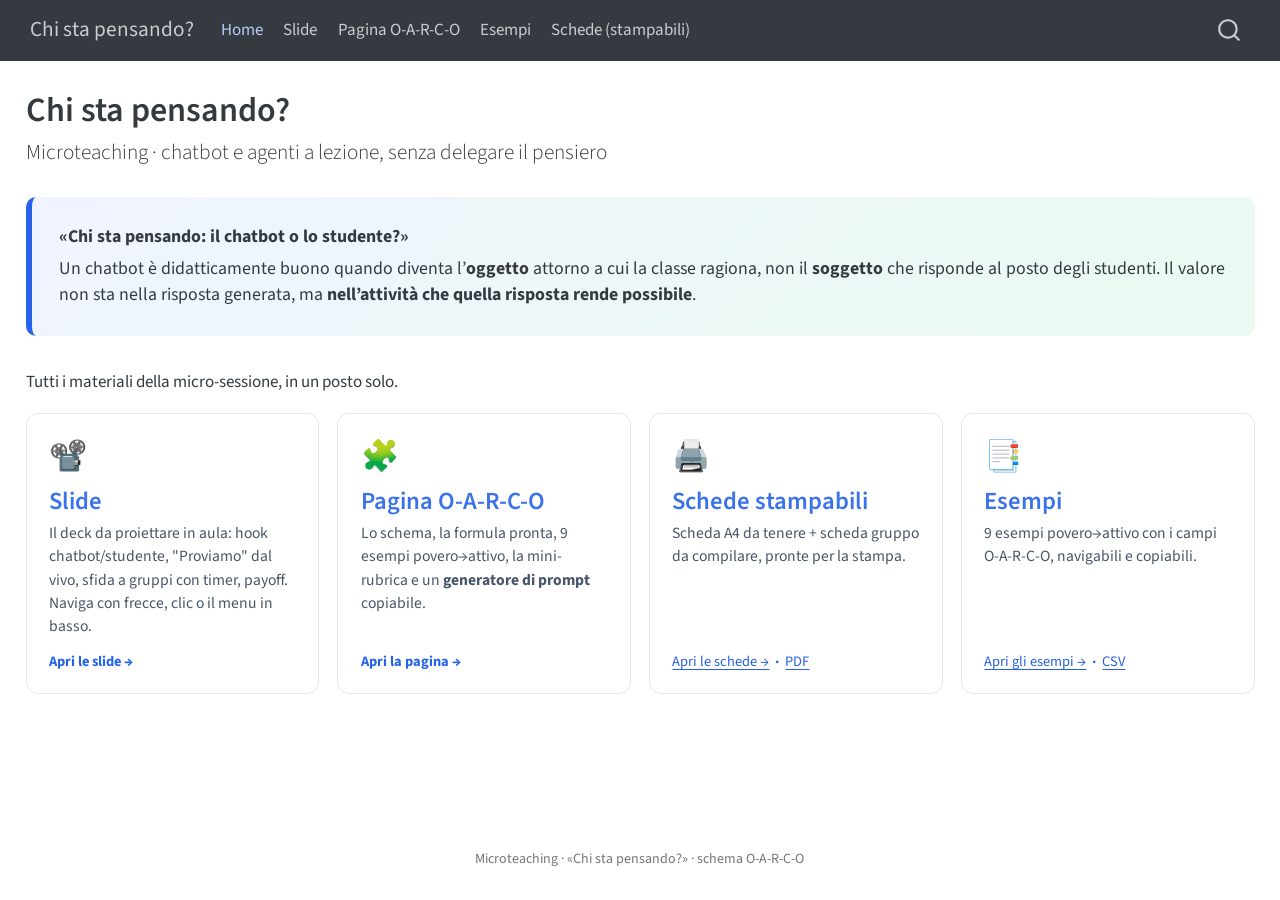
<file: index.html>
<!DOCTYPE html>
<html xmlns="http://www.w3.org/1999/xhtml" lang="it" xml:lang="it"><head>

<meta charset="utf-8">
<meta name="generator" content="quarto-1.9.37">

<meta name="viewport" content="width=device-width, initial-scale=1.0, user-scalable=yes">


<title>Chi sta pensando?</title>
<style>
/* Default styles provided by pandoc.
** See https://pandoc.org/MANUAL.html#variables-for-html for config info.
*/
code{white-space: pre-wrap;}
span.smallcaps{font-variant: small-caps;}
div.columns{display: flex; gap: min(4vw, 1.5em);}
div.column{flex: auto; overflow-x: auto;}
div.hanging-indent{margin-left: 1.5em; text-indent: -1.5em;}
ul.task-list{list-style: none;}
ul.task-list li input[type="checkbox"] {
  width: 0.8em;
  margin: 0 0.8em 0.2em -1em; /* quarto-specific, see https://github.com/quarto-dev/quarto-cli/issues/4556 */ 
  vertical-align: middle;
}
</style>


<script src="site_libs/quarto-nav/quarto-nav.js"></script>
<script src="site_libs/clipboard/clipboard.min.js"></script>
<script src="site_libs/quarto-search/autocomplete.umd.js"></script>
<script src="site_libs/quarto-search/fuse.min.js"></script>
<script src="site_libs/quarto-search/quarto-search.js"></script>
<meta name="quarto:offset" content="./">
<script src="site_libs/quarto-html/quarto.js" type="module"></script>
<script src="site_libs/quarto-html/tabsets/tabsets.js" type="module"></script>
<script src="site_libs/quarto-html/popper.min.js"></script>
<script src="site_libs/quarto-html/tippy.umd.min.js"></script>
<script src="site_libs/quarto-html/anchor.min.js"></script>
<link href="site_libs/quarto-html/tippy.css" rel="stylesheet">
<link href="site_libs/quarto-html/quarto-syntax-highlighting-7f8f88aac4f3542376d5c11b86a4c14d.css" rel="stylesheet" id="quarto-text-highlighting-styles">
<script src="site_libs/bootstrap/bootstrap.min.js"></script>
<link href="site_libs/bootstrap/bootstrap-icons.css" rel="stylesheet">
<link href="site_libs/bootstrap/bootstrap-6b8012f454c5178ec9d05e276fec831f.min.css" rel="stylesheet" append-hash="true" id="quarto-bootstrap" data-mode="light">
<script id="quarto-search-options" type="application/json">{
  "location": "navbar",
  "copy-button": false,
  "collapse-after": 3,
  "panel-placement": "end",
  "type": "overlay",
  "limit": 50,
  "keyboard-shortcut": [
    "f",
    "/",
    "s"
  ],
  "show-item-context": false,
  "language": {
    "search-no-results-text": "Nessun risultato",
    "search-matching-documents-text": "documenti trovati",
    "search-copy-link-title": "Copiare il link nella ricerca",
    "search-hide-matches-text": "Nascondere i risultati aggiuntivi",
    "search-more-match-text": "ci sono altri risultati in questo documento",
    "search-more-matches-text": "ulteriori risultati in questo documento",
    "search-clear-button-title": "Pulire",
    "search-text-placeholder": "",
    "search-detached-cancel-button-title": "Cancellare",
    "search-submit-button-title": "Inviare",
    "search-label": "Ricerca"
  }
}</script>


<link rel="stylesheet" href="web/styles.css">
</head>

<body class="nav-fixed quarto-light">

<div id="quarto-search-results"></div>
  <header id="quarto-header" class="headroom fixed-top">
    <nav class="navbar navbar-expand-lg " data-bs-theme="dark">
      <div class="navbar-container container-fluid">
      <div class="navbar-brand-container mx-auto">
    <a class="navbar-brand" href="./index.html">
    <span class="navbar-title">Chi sta pensando?</span>
    </a>
  </div>
            <div id="quarto-search" class="" title="Ricerca"></div>
          <button class="navbar-toggler" type="button" data-bs-toggle="collapse" data-bs-target="#navbarCollapse" aria-controls="navbarCollapse" role="menu" aria-expanded="false" aria-label="Attiva/disattiva la navigazione" onclick="if (window.quartoToggleHeadroom) { window.quartoToggleHeadroom(); }">
  <span class="navbar-toggler-icon"></span>
</button>
          <div class="collapse navbar-collapse" id="navbarCollapse">
            <ul class="navbar-nav navbar-nav-scroll me-auto">
  <li class="nav-item">
    <a class="nav-link active" href="./index.html" aria-current="page"> 
<span class="menu-text">Home</span></a>
  </li>  
  <li class="nav-item">
    <a class="nav-link" href="./slides/microteaching.html"> 
<span class="menu-text">Slide</span></a>
  </li>  
  <li class="nav-item">
    <a class="nav-link" href="./web/index.html"> 
<span class="menu-text">Pagina O-A-R-C-O</span></a>
  </li>  
  <li class="nav-item">
    <a class="nav-link" href="./esempi.html"> 
<span class="menu-text">Esempi</span></a>
  </li>  
  <li class="nav-item">
    <a class="nav-link" href="./handout/schede.html"> 
<span class="menu-text">Schede (stampabili)</span></a>
  </li>  
</ul>
          </div> <!-- /navcollapse -->
            <div class="quarto-navbar-tools">
</div>
      </div> <!-- /container-fluid -->
    </nav>
</header>
<!-- content -->
<div id="quarto-content" class="quarto-container page-columns page-rows-contents page-layout-full page-navbar">
<!-- sidebar -->
<!-- margin-sidebar -->
    
<!-- main -->
<main class="content column-page" id="quarto-document-content">

<header id="title-block-header" class="quarto-title-block default">
<div class="quarto-title">
<h1 class="title">Chi sta pensando?</h1>
<p class="subtitle lead">Microteaching · chatbot e agenti a lezione, senza delegare il pensiero</p>
</div>



<div class="quarto-title-meta column-page">

    
  
    
  </div>
  


</header>


<style>
.portal-hero{background:linear-gradient(135deg,#f0f4ff 0%,#eafaf1 100%);border-left:6px solid #2563eb;padding:1.3rem 1.6rem;border-radius:10px;margin:.5rem 0 2rem}
.portal-hero p{margin:.3rem 0;font-size:1.05rem}
.cards{display:grid;grid-template-columns:repeat(auto-fit,minmax(280px,1fr));gap:1.1rem;margin:1rem 0}
.pcard{display:flex;flex-direction:column;border:1px solid #e2e8f0;border-radius:12px;padding:1.2rem 1.3rem;text-decoration:none;color:inherit;transition:box-shadow .15s,transform .15s;background:#fff}
.pcard:hover{box-shadow:0 6px 20px rgba(37,99,235,.15);transform:translateY(-2px);border-color:#bcd0ff}
.pcard .ico{font-size:1.8rem}
.pcard h3{margin:.4rem 0 .3rem;color:#2563eb}
.pcard p{margin:0;font-size:.92rem;color:#475569;flex:1}
.pcard .go{margin-top:.7rem;font-weight:700;color:#2563eb;font-size:.85rem}
.subitem{font-size:.8rem;margin-top:.4rem}
.subitem a{color:#475569}
</style>
<div class="portal-hero">
<p><strong>«Chi sta pensando: il chatbot o lo studente?»</strong></p>
<p>Un chatbot è didatticamente buono quando diventa l’<strong>oggetto</strong> attorno a cui la classe ragiona, non il <strong>soggetto</strong> che risponde al posto degli studenti. Il valore non sta nella risposta generata, ma <strong>nell’attività che quella risposta rende possibile</strong>.</p>
</div>
<p>Tutti i materiali della micro-sessione, in un posto solo.</p>
<div class="cards">

  <a class="pcard" href="slides/microteaching.html">
    <div class="ico">📽️</div>
    <h3 class="anchored">Slide</h3>
    <p>Il deck da proiettare in aula: hook chatbot/studente, "Proviamo" dal vivo, sfida a gruppi con timer, payoff. Naviga con frecce, clic o il menu in basso.</p>
    <div class="go">Apri le slide →</div>
  </a>

  <a class="pcard" href="web/index.html">
    <div class="ico">🧩</div>
    <h3 class="anchored">Pagina O-A-R-C-O</h3>
    <p>Lo schema, la formula pronta, 9 esempi povero→attivo, la mini-rubrica e un <strong>generatore di prompt</strong> copiabile.</p>
    <div class="go">Apri la pagina →</div>
  </a>

  <div class="pcard">
    <div class="ico">🖨️</div>
    <h3 class="anchored">Schede stampabili</h3>
    <p>Scheda A4 da tenere + scheda gruppo da compilare, pronte per la stampa.</p>
    <div class="go"><a href="handout/schede.html">Apri le schede →</a> &nbsp;·&nbsp; <a href="handout/schede.pdf">PDF</a></div>
  </div>

  <div class="pcard">
    <div class="ico">📑</div>
    <h3 class="anchored">Esempi</h3>
    <p>9 esempi povero→attivo con i campi O-A-R-C-O, navigabili e copiabili.</p>
    <div class="go"><a href="esempi.html">Apri gli esempi →</a> &nbsp;·&nbsp; <a href="data/esempi-prompt.csv">CSV</a></div>
  </div>

</div>



</main> <!-- /main -->
<script id="quarto-html-after-body" type="application/javascript">
  window.document.addEventListener("DOMContentLoaded", function (event) {
    const icon = "";
    const anchorJS = new window.AnchorJS();
    anchorJS.options = {
      placement: 'right',
      icon: icon
    };
    anchorJS.add('.anchored');
    const isCodeAnnotation = (el) => {
      for (const clz of el.classList) {
        if (clz.startsWith('code-annotation-')) {                     
          return true;
        }
      }
      return false;
    }
    const onCopySuccess = function(e) {
      // button target
      const button = e.trigger;
      // don't keep focus
      button.blur();
      // flash "checked"
      button.classList.add('code-copy-button-checked');
      var currentTitle = button.getAttribute("title");
      button.setAttribute("title", "Copiato!");
      let tooltip;
      if (window.bootstrap) {
        button.setAttribute("data-bs-toggle", "tooltip");
        button.setAttribute("data-bs-placement", "left");
        button.setAttribute("data-bs-title", "Copiato!");
        tooltip = new bootstrap.Tooltip(button, 
          { trigger: "manual", 
            customClass: "code-copy-button-tooltip",
            offset: [0, -8]});
        tooltip.show();    
      }
      setTimeout(function() {
        if (tooltip) {
          tooltip.hide();
          button.removeAttribute("data-bs-title");
          button.removeAttribute("data-bs-toggle");
          button.removeAttribute("data-bs-placement");
        }
        button.setAttribute("title", currentTitle);
        button.classList.remove('code-copy-button-checked');
      }, 1000);
      // clear code selection
      e.clearSelection();
    }
    const getTextToCopy = function(trigger) {
      const outerScaffold = trigger.parentElement.cloneNode(true);
      const codeEl = outerScaffold.querySelector('code');
      for (const childEl of codeEl.children) {
        if (isCodeAnnotation(childEl)) {
          childEl.remove();
        }
      }
      return codeEl.innerText;
    }
    const clipboard = new window.ClipboardJS('.code-copy-button:not([data-in-quarto-modal])', {
      text: getTextToCopy
    });
    clipboard.on('success', onCopySuccess);
    if (window.document.getElementById('quarto-embedded-source-code-modal')) {
      const clipboardModal = new window.ClipboardJS('.code-copy-button[data-in-quarto-modal]', {
        text: getTextToCopy,
        container: window.document.getElementById('quarto-embedded-source-code-modal')
      });
      clipboardModal.on('success', onCopySuccess);
    }
      var localhostRegex = new RegExp(/^(?:http|https):\/\/localhost\:?[0-9]*\//);
      var mailtoRegex = new RegExp(/^mailto:/);
        var filterRegex = new RegExp('/' + window.location.host + '/');
      var isInternal = (href) => {
          return filterRegex.test(href) || localhostRegex.test(href) || mailtoRegex.test(href);
      }
      // Inspect non-navigation links and adorn them if external
     var links = window.document.querySelectorAll('a[href]:not(.nav-link):not(.navbar-brand):not(.toc-action):not(.sidebar-link):not(.sidebar-item-toggle):not(.pagination-link):not(.no-external):not([aria-hidden]):not(.dropdown-item):not(.quarto-navigation-tool):not(.about-link)');
      for (var i=0; i<links.length; i++) {
        const link = links[i];
        if (!isInternal(link.href)) {
          // undo the damage that might have been done by quarto-nav.js in the case of
          // links that we want to consider external
          if (link.dataset.originalHref !== undefined) {
            link.href = link.dataset.originalHref;
          }
        }
      }
    function tippyHover(el, contentFn, onTriggerFn, onUntriggerFn) {
      const config = {
        allowHTML: true,
        maxWidth: 500,
        delay: 100,
        arrow: false,
        appendTo: function(el) {
            return el.parentElement;
        },
        interactive: true,
        interactiveBorder: 10,
        theme: 'quarto',
        placement: 'bottom-start',
      };
      if (contentFn) {
        config.content = contentFn;
      }
      if (onTriggerFn) {
        config.onTrigger = onTriggerFn;
      }
      if (onUntriggerFn) {
        config.onUntrigger = onUntriggerFn;
      }
      window.tippy(el, config); 
    }
    const noterefs = window.document.querySelectorAll('a[role="doc-noteref"]');
    for (var i=0; i<noterefs.length; i++) {
      const ref = noterefs[i];
      tippyHover(ref, function() {
        // use id or data attribute instead here
        let href = ref.getAttribute('data-footnote-href') || ref.getAttribute('href');
        try { href = new URL(href).hash; } catch {}
        const id = href.replace(/^#\/?/, "");
        const note = window.document.getElementById(id);
        if (note) {
          return note.innerHTML;
        } else {
          return "";
        }
      });
    }
    const xrefs = window.document.querySelectorAll('a.quarto-xref');
    const processXRef = (id, note) => {
      // Strip column container classes
      const stripColumnClz = (el) => {
        el.classList.remove("page-full", "page-columns");
        if (el.children) {
          for (const child of el.children) {
            stripColumnClz(child);
          }
        }
      }
      stripColumnClz(note)
      if (id === null || id.startsWith('sec-')) {
        // Special case sections, only their first couple elements
        const container = document.createElement("div");
        if (note.children && note.children.length > 2) {
          container.appendChild(note.children[0].cloneNode(true));
          for (let i = 1; i < note.children.length; i++) {
            const child = note.children[i];
            if (child.tagName === "P" && child.innerText === "") {
              continue;
            } else {
              container.appendChild(child.cloneNode(true));
              break;
            }
          }
          if (window.Quarto?.typesetMath) {
            window.Quarto.typesetMath(container);
          }
          return container.innerHTML
        } else {
          if (window.Quarto?.typesetMath) {
            window.Quarto.typesetMath(note);
          }
          return note.innerHTML;
        }
      } else {
        // Remove any anchor links if they are present
        const anchorLink = note.querySelector('a.anchorjs-link');
        if (anchorLink) {
          anchorLink.remove();
        }
        if (window.Quarto?.typesetMath) {
          window.Quarto.typesetMath(note);
        }
        if (note.classList.contains("callout")) {
          return note.outerHTML;
        } else {
          return note.innerHTML;
        }
      }
    }
    for (var i=0; i<xrefs.length; i++) {
      const xref = xrefs[i];
      tippyHover(xref, undefined, function(instance) {
        instance.disable();
        let url = xref.getAttribute('href');
        let hash = undefined; 
        if (url.startsWith('#')) {
          hash = url;
        } else {
          try { hash = new URL(url).hash; } catch {}
        }
        if (hash) {
          const id = hash.replace(/^#\/?/, "");
          const note = window.document.getElementById(id);
          if (note !== null) {
            try {
              const html = processXRef(id, note.cloneNode(true));
              instance.setContent(html);
            } finally {
              instance.enable();
              instance.show();
            }
          } else {
            // See if we can fetch this
            fetch(url.split('#')[0])
            .then(res => res.text())
            .then(html => {
              const parser = new DOMParser();
              const htmlDoc = parser.parseFromString(html, "text/html");
              const note = htmlDoc.getElementById(id);
              if (note !== null) {
                const html = processXRef(id, note);
                instance.setContent(html);
              } 
            }).finally(() => {
              instance.enable();
              instance.show();
            });
          }
        } else {
          // See if we can fetch a full url (with no hash to target)
          // This is a special case and we should probably do some content thinning / targeting
          fetch(url)
          .then(res => res.text())
          .then(html => {
            const parser = new DOMParser();
            const htmlDoc = parser.parseFromString(html, "text/html");
            const note = htmlDoc.querySelector('main.content');
            if (note !== null) {
              // This should only happen for chapter cross references
              // (since there is no id in the URL)
              // remove the first header
              if (note.children.length > 0 && note.children[0].tagName === "HEADER") {
                note.children[0].remove();
              }
              const html = processXRef(null, note);
              instance.setContent(html);
            } 
          }).finally(() => {
            instance.enable();
            instance.show();
          });
        }
      }, function(instance) {
      });
    }
        let selectedAnnoteEl;
        const selectorForAnnotation = ( cell, annotation) => {
          let cellAttr = 'data-code-cell="' + cell + '"';
          let lineAttr = 'data-code-annotation="' +  annotation + '"';
          const selector = 'span[' + cellAttr + '][' + lineAttr + ']';
          return selector;
        }
        const selectCodeLines = (annoteEl) => {
          const doc = window.document;
          const targetCell = annoteEl.getAttribute("data-target-cell");
          const targetAnnotation = annoteEl.getAttribute("data-target-annotation");
          const annoteSpan = window.document.querySelector(selectorForAnnotation(targetCell, targetAnnotation));
          const lines = annoteSpan.getAttribute("data-code-lines").split(",");
          const lineIds = lines.map((line) => {
            return targetCell + "-" + line;
          })
          let top = null;
          let height = null;
          let parent = null;
          if (lineIds.length > 0) {
              //compute the position of the single el (top and bottom and make a div)
              const el = window.document.getElementById(lineIds[0]);
              top = el.offsetTop;
              height = el.offsetHeight;
              parent = el.parentElement.parentElement;
            if (lineIds.length > 1) {
              const lastEl = window.document.getElementById(lineIds[lineIds.length - 1]);
              const bottom = lastEl.offsetTop + lastEl.offsetHeight;
              height = bottom - top;
            }
            if (top !== null && height !== null && parent !== null) {
              // cook up a div (if necessary) and position it 
              let div = window.document.getElementById("code-annotation-line-highlight");
              if (div === null) {
                div = window.document.createElement("div");
                div.setAttribute("id", "code-annotation-line-highlight");
                div.style.position = 'absolute';
                parent.appendChild(div);
              }
              div.style.top = top - 2 + "px";
              div.style.height = height + 4 + "px";
              div.style.left = 0;
              let gutterDiv = window.document.getElementById("code-annotation-line-highlight-gutter");
              if (gutterDiv === null) {
                gutterDiv = window.document.createElement("div");
                gutterDiv.setAttribute("id", "code-annotation-line-highlight-gutter");
                gutterDiv.style.position = 'absolute';
                const codeCell = window.document.getElementById(targetCell);
                const gutter = codeCell.querySelector('.code-annotation-gutter');
                gutter.appendChild(gutterDiv);
              }
              gutterDiv.style.top = top - 2 + "px";
              gutterDiv.style.height = height + 4 + "px";
            }
            selectedAnnoteEl = annoteEl;
          }
        };
        const unselectCodeLines = () => {
          const elementsIds = ["code-annotation-line-highlight", "code-annotation-line-highlight-gutter"];
          elementsIds.forEach((elId) => {
            const div = window.document.getElementById(elId);
            if (div) {
              div.remove();
            }
          });
          selectedAnnoteEl = undefined;
        };
          // Handle positioning of the toggle
      window.addEventListener(
        "resize",
        throttle(() => {
          elRect = undefined;
          if (selectedAnnoteEl) {
            selectCodeLines(selectedAnnoteEl);
          }
        }, 10)
      );
      function throttle(fn, ms) {
      let throttle = false;
      let timer;
        return (...args) => {
          if(!throttle) { // first call gets through
              fn.apply(this, args);
              throttle = true;
          } else { // all the others get throttled
              if(timer) clearTimeout(timer); // cancel #2
              timer = setTimeout(() => {
                fn.apply(this, args);
                timer = throttle = false;
              }, ms);
          }
        };
      }
        // Attach click handler to the DT
        const annoteDls = window.document.querySelectorAll('dt[data-target-cell]');
        for (const annoteDlNode of annoteDls) {
          annoteDlNode.addEventListener('click', (event) => {
            const clickedEl = event.target;
            if (clickedEl !== selectedAnnoteEl) {
              unselectCodeLines();
              const activeEl = window.document.querySelector('dt[data-target-cell].code-annotation-active');
              if (activeEl) {
                activeEl.classList.remove('code-annotation-active');
              }
              selectCodeLines(clickedEl);
              clickedEl.classList.add('code-annotation-active');
            } else {
              // Unselect the line
              unselectCodeLines();
              clickedEl.classList.remove('code-annotation-active');
            }
          });
        }
    const findCites = (el) => {
      const parentEl = el.parentElement;
      if (parentEl) {
        const cites = parentEl.dataset.cites;
        if (cites) {
          return {
            el,
            cites: cites.split(' ')
          };
        } else {
          return findCites(el.parentElement)
        }
      } else {
        return undefined;
      }
    };
    var bibliorefs = window.document.querySelectorAll('a[role="doc-biblioref"]');
    for (var i=0; i<bibliorefs.length; i++) {
      const ref = bibliorefs[i];
      const citeInfo = findCites(ref);
      if (citeInfo) {
        tippyHover(citeInfo.el, function() {
          var popup = window.document.createElement('div');
          citeInfo.cites.forEach(function(cite) {
            var citeDiv = window.document.createElement('div');
            citeDiv.classList.add('hanging-indent');
            citeDiv.classList.add('csl-entry');
            var biblioDiv = window.document.getElementById('ref-' + cite);
            if (biblioDiv) {
              citeDiv.innerHTML = biblioDiv.innerHTML;
            }
            popup.appendChild(citeDiv);
          });
          return popup.innerHTML;
        });
      }
    }
  });
  </script>
</div> <!-- /content -->
<footer class="footer">
  <div class="nav-footer">
    <div class="nav-footer-left">
      &nbsp;
    </div>   
    <div class="nav-footer-center">
<p>Microteaching · «Chi sta pensando?» · schema O-A-R-C-O</p>
</div>
    <div class="nav-footer-right">
      &nbsp;
    </div>
  </div>
</footer>




</body></html>
</file>
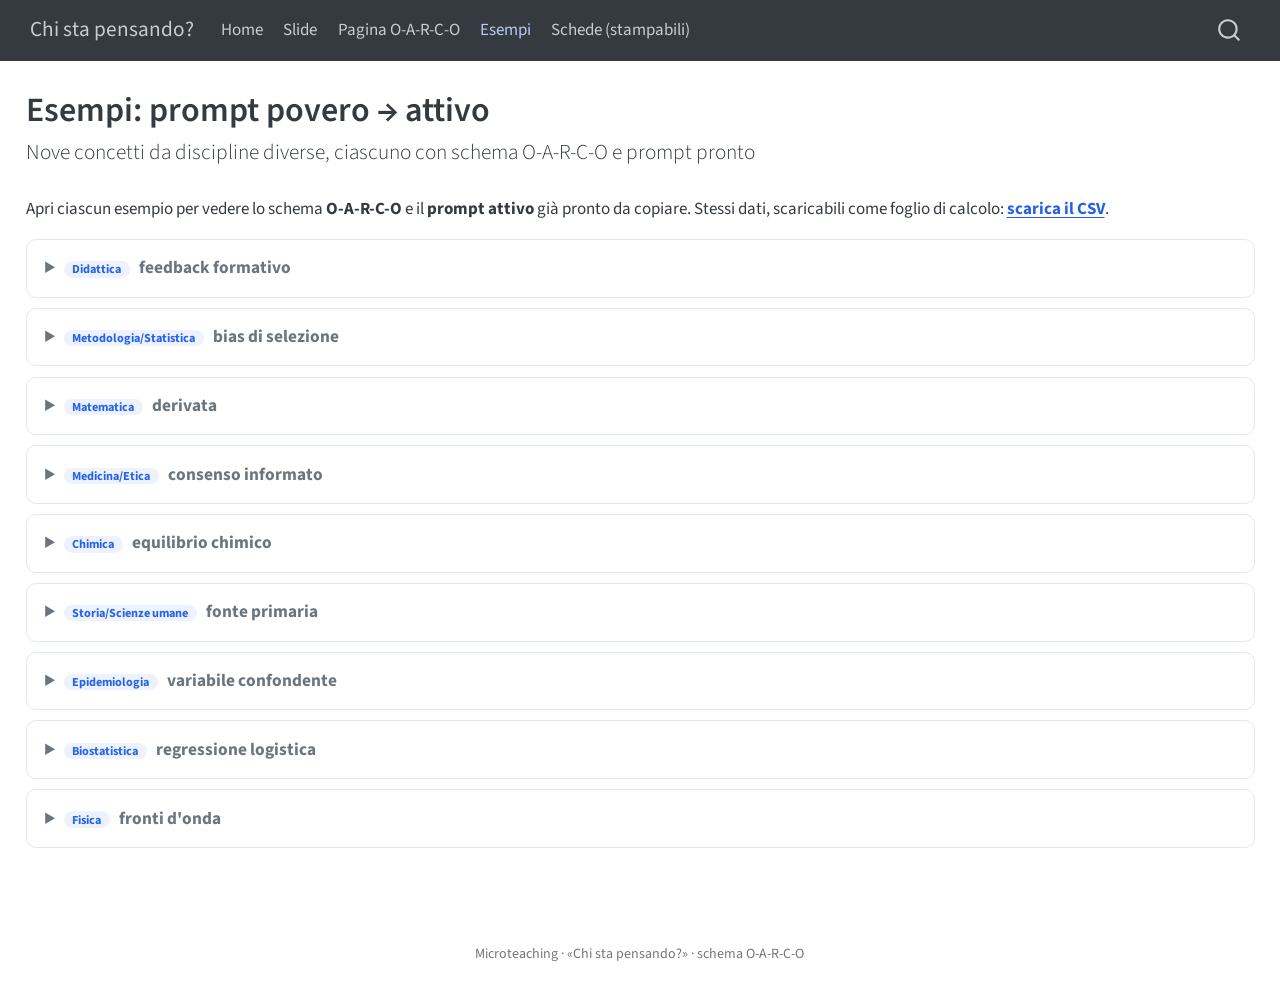
<file: esempi.html>
<!DOCTYPE html>
<html xmlns="http://www.w3.org/1999/xhtml" lang="it" xml:lang="it"><head>

<meta charset="utf-8">
<meta name="generator" content="quarto-1.9.37">

<meta name="viewport" content="width=device-width, initial-scale=1.0, user-scalable=yes">


<title>Esempi: prompt povero → attivo – Chi sta pensando?</title>
<style>
/* Default styles provided by pandoc.
** See https://pandoc.org/MANUAL.html#variables-for-html for config info.
*/
code{white-space: pre-wrap;}
span.smallcaps{font-variant: small-caps;}
div.columns{display: flex; gap: min(4vw, 1.5em);}
div.column{flex: auto; overflow-x: auto;}
div.hanging-indent{margin-left: 1.5em; text-indent: -1.5em;}
ul.task-list{list-style: none;}
ul.task-list li input[type="checkbox"] {
  width: 0.8em;
  margin: 0 0.8em 0.2em -1em; /* quarto-specific, see https://github.com/quarto-dev/quarto-cli/issues/4556 */ 
  vertical-align: middle;
}
</style>


<script src="site_libs/quarto-nav/quarto-nav.js"></script>
<script src="site_libs/clipboard/clipboard.min.js"></script>
<script src="site_libs/quarto-search/autocomplete.umd.js"></script>
<script src="site_libs/quarto-search/fuse.min.js"></script>
<script src="site_libs/quarto-search/quarto-search.js"></script>
<meta name="quarto:offset" content="./">
<script src="site_libs/quarto-html/quarto.js" type="module"></script>
<script src="site_libs/quarto-html/tabsets/tabsets.js" type="module"></script>
<script src="site_libs/quarto-html/popper.min.js"></script>
<script src="site_libs/quarto-html/tippy.umd.min.js"></script>
<script src="site_libs/quarto-html/anchor.min.js"></script>
<link href="site_libs/quarto-html/tippy.css" rel="stylesheet">
<link href="site_libs/quarto-html/quarto-syntax-highlighting-7f8f88aac4f3542376d5c11b86a4c14d.css" rel="stylesheet" id="quarto-text-highlighting-styles">
<script src="site_libs/bootstrap/bootstrap.min.js"></script>
<link href="site_libs/bootstrap/bootstrap-icons.css" rel="stylesheet">
<link href="site_libs/bootstrap/bootstrap-6b8012f454c5178ec9d05e276fec831f.min.css" rel="stylesheet" append-hash="true" id="quarto-bootstrap" data-mode="light">
<script id="quarto-search-options" type="application/json">{
  "location": "navbar",
  "copy-button": false,
  "collapse-after": 3,
  "panel-placement": "end",
  "type": "overlay",
  "limit": 50,
  "keyboard-shortcut": [
    "f",
    "/",
    "s"
  ],
  "show-item-context": false,
  "language": {
    "search-no-results-text": "Nessun risultato",
    "search-matching-documents-text": "documenti trovati",
    "search-copy-link-title": "Copiare il link nella ricerca",
    "search-hide-matches-text": "Nascondere i risultati aggiuntivi",
    "search-more-match-text": "ci sono altri risultati in questo documento",
    "search-more-matches-text": "ulteriori risultati in questo documento",
    "search-clear-button-title": "Pulire",
    "search-text-placeholder": "",
    "search-detached-cancel-button-title": "Cancellare",
    "search-submit-button-title": "Inviare",
    "search-label": "Ricerca"
  }
}</script>


<link rel="stylesheet" href="web/styles.css">
</head>

<body class="nav-fixed quarto-light">

<div id="quarto-search-results"></div>
  <header id="quarto-header" class="headroom fixed-top">
    <nav class="navbar navbar-expand-lg " data-bs-theme="dark">
      <div class="navbar-container container-fluid">
      <div class="navbar-brand-container mx-auto">
    <a class="navbar-brand" href="./index.html">
    <span class="navbar-title">Chi sta pensando?</span>
    </a>
  </div>
            <div id="quarto-search" class="" title="Ricerca"></div>
          <button class="navbar-toggler" type="button" data-bs-toggle="collapse" data-bs-target="#navbarCollapse" aria-controls="navbarCollapse" role="menu" aria-expanded="false" aria-label="Attiva/disattiva la navigazione" onclick="if (window.quartoToggleHeadroom) { window.quartoToggleHeadroom(); }">
  <span class="navbar-toggler-icon"></span>
</button>
          <div class="collapse navbar-collapse" id="navbarCollapse">
            <ul class="navbar-nav navbar-nav-scroll me-auto">
  <li class="nav-item">
    <a class="nav-link" href="./index.html"> 
<span class="menu-text">Home</span></a>
  </li>  
  <li class="nav-item">
    <a class="nav-link" href="./slides/microteaching.html"> 
<span class="menu-text">Slide</span></a>
  </li>  
  <li class="nav-item">
    <a class="nav-link" href="./web/index.html"> 
<span class="menu-text">Pagina O-A-R-C-O</span></a>
  </li>  
  <li class="nav-item">
    <a class="nav-link active" href="./esempi.html" aria-current="page"> 
<span class="menu-text">Esempi</span></a>
  </li>  
  <li class="nav-item">
    <a class="nav-link" href="./handout/schede.html"> 
<span class="menu-text">Schede (stampabili)</span></a>
  </li>  
</ul>
          </div> <!-- /navcollapse -->
            <div class="quarto-navbar-tools">
</div>
      </div> <!-- /container-fluid -->
    </nav>
</header>
<!-- content -->
<div id="quarto-content" class="quarto-container page-columns page-rows-contents page-layout-full page-navbar">
<!-- sidebar -->
<!-- margin-sidebar -->
    
<!-- main -->
<main class="content column-page" id="quarto-document-content">

<header id="title-block-header" class="quarto-title-block default">
<div class="quarto-title">
<h1 class="title">Esempi: prompt povero → attivo</h1>
<p class="subtitle lead">Nove concetti da discipline diverse, ciascuno con schema O-A-R-C-O e prompt pronto</p>
</div>



<div class="quarto-title-meta column-page">

    
  
    
  </div>
  


</header>


<p>Apri ciascun esempio per vedere lo schema <strong>O-A-R-C-O</strong> e il <strong>prompt attivo</strong> già pronto da copiare. Stessi dati, scaricabili come foglio di calcolo: <a href="data/esempi-prompt.csv"><strong>scarica il CSV</strong></a>.</p>
<div id="esempi">
<details class="esempio">
  <summary><span class="badge">Didattica</span> <strong>feedback formativo</strong></summary>
  <div class="esempio-body">
    <p class="povero"><span class="tag tag-bad">povero</span> «Spiega agli studenti il concetto di feedback formativo.»</p>
    
<table class="oarco caption-top table">
<tbody>
<tr class="odd">
<th data-quarto-table-cell-role="th">O</th>
<td>Distinguere feedback formativo da valutazione sommativa e saperlo riformulare</td>
</tr>
<tr class="even">
<th data-quarto-table-cell-role="th">A</th>
<td>Riscrivere un feedback inefficace rendendolo formativo</td>
</tr>
<tr class="odd">
<th data-quarto-table-cell-role="th">R</th>
<td>Genera un feedback generico e poco utile di un docente</td>
</tr>
<tr class="even">
<th data-quarto-table-cell-role="th">C</th>
<td>Il docente valida quali riscritture sono davvero formative</td>
</tr>
<tr class="odd">
<th data-quarto-table-cell-role="th">O</th>
<td>Due versioni riscritte del feedback con il criterio usato</td>
</tr>
</tbody>
</table>

    <p class="attivo-label"><span class="tag tag-good">attivo</span> prompt finale:</p>
    <div class="attivo-wrap"><pre class="attivo">Agisci come tutor socratico. Aiuta studenti universitari a capire il feedback formativo. Non limitarti a spiegare: mostra un feedback generico e poco utile di un docente e chiedi alla classe di riscriverlo perche' diventi formativo. Non dare subito la soluzione. Alla fine restituisci le riscritture con il criterio usato. Il docente verifichera' quali riscritture sono davvero formative.</pre><button class="btn-copy" data-p="Agisci come tutor socratico. Aiuta studenti universitari a capire il feedback formativo. Non limitarti a spiegare: mostra un feedback generico e poco utile di un docente e chiedi alla classe di riscriverlo perche&amp;#x27; diventi formativo. Non dare subito la soluzione. Alla fine restituisci le riscritture con il criterio usato. Il docente verifichera&amp;#x27; quali riscritture sono davvero formative.">Copia</button></div>
  </div>
</details>
<details class="esempio">
  <summary><span class="badge">Metodologia/Statistica</span> <strong>bias di selezione</strong></summary>
  <div class="esempio-body">
    <p class="povero"><span class="tag tag-bad">povero</span> «Spiega agli studenti il concetto di bias di selezione.»</p>
    
<table class="oarco caption-top table">
<tbody>
<tr class="odd">
<th data-quarto-table-cell-role="th">O</th>
<td>Riconoscere il bias di selezione in un disegno di studio reale</td>
</tr>
<tr class="even">
<th data-quarto-table-cell-role="th">A</th>
<td>Individuare dove si genera il bias in piu' scenari e proporre una correzione</td>
</tr>
<tr class="odd">
<th data-quarto-table-cell-role="th">R</th>
<td>Genera 3 brevi scenari di studio di cui solo alcuni con bias di selezione</td>
</tr>
<tr class="even">
<th data-quarto-table-cell-role="th">C</th>
<td>Il docente conferma quali scenari contengono davvero il bias</td>
</tr>
<tr class="odd">
<th data-quarto-table-cell-role="th">O</th>
<td>Tabella scenario -&gt; bias si/no -&gt; correzione del disegno</td>
</tr>
</tbody>
</table>

    <p class="attivo-label"><span class="tag tag-good">attivo</span> prompt finale:</p>
    <div class="attivo-wrap"><pre class="attivo">Agisci come tutor di metodologia della ricerca. Aiuta studenti di triennale a riconoscere il bias di selezione. Non spiegarlo: genera 3 brevi scenari di studio, alcuni con bias e alcuni no. Per ognuno chiedi alla classe se c'e' bias e dove si genera. Non dare subito la risposta. Alla fine chiedi una correzione del disegno. Il docente verifichera' quali scenari contengono davvero il bias.</pre><button class="btn-copy" data-p="Agisci come tutor di metodologia della ricerca. Aiuta studenti di triennale a riconoscere il bias di selezione. Non spiegarlo: genera 3 brevi scenari di studio, alcuni con bias e alcuni no. Per ognuno chiedi alla classe se c&amp;#x27;e&amp;#x27; bias e dove si genera. Non dare subito la risposta. Alla fine chiedi una correzione del disegno. Il docente verifichera&amp;#x27; quali scenari contengono davvero il bias.">Copia</button></div>
  </div>
</details>
<details class="esempio">
  <summary><span class="badge">Matematica</span> <strong>derivata</strong></summary>
  <div class="esempio-body">
    <p class="povero"><span class="tag tag-bad">povero</span> «Spiega agli studenti il concetto di derivata.»</p>
    
<table class="oarco caption-top table">
<tbody>
<tr class="odd">
<th data-quarto-table-cell-role="th">O</th>
<td>Interpretare la derivata come tasso di variazione in un contesto</td>
</tr>
<tr class="even">
<th data-quarto-table-cell-role="th">A</th>
<td>Abbinare grafici a descrizioni verbali di variazione e correggere un abbinamento sbagliato</td>
</tr>
<tr class="odd">
<th data-quarto-table-cell-role="th">R</th>
<td>Genera 4 coppie grafico-descrizione e una proposta di abbinamento con un errore</td>
</tr>
<tr class="even">
<th data-quarto-table-cell-role="th">C</th>
<td>Il docente verifica l'errore individuato</td>
</tr>
<tr class="odd">
<th data-quarto-table-cell-role="th">O</th>
<td>Abbinamento corretto con spiegazione dell'errore</td>
</tr>
</tbody>
</table>

    <p class="attivo-label"><span class="tag tag-good">attivo</span> prompt finale:</p>
    <div class="attivo-wrap"><pre class="attivo">Agisci come tutor di analisi matematica. Aiuta studenti del primo anno a interpretare la derivata come tasso di variazione. Non spiegare la definizione: genera 4 descrizioni verbali di andamenti e una proposta di abbinamento ai grafici con un errore. Chiedi alla classe di trovare e correggere l'errore. Non dare subito la soluzione. Alla fine restituisci l'abbinamento corretto. Il docente verifichera' l'errore individuato.</pre><button class="btn-copy" data-p="Agisci come tutor di analisi matematica. Aiuta studenti del primo anno a interpretare la derivata come tasso di variazione. Non spiegare la definizione: genera 4 descrizioni verbali di andamenti e una proposta di abbinamento ai grafici con un errore. Chiedi alla classe di trovare e correggere l&amp;#x27;errore. Non dare subito la soluzione. Alla fine restituisci l&amp;#x27;abbinamento corretto. Il docente verifichera&amp;#x27; l&amp;#x27;errore individuato.">Copia</button></div>
  </div>
</details>
<details class="esempio">
  <summary><span class="badge">Medicina/Etica</span> <strong>consenso informato</strong></summary>
  <div class="esempio-body">
    <p class="povero"><span class="tag tag-bad">povero</span> «Spiega agli studenti il concetto di consenso informato.»</p>
    
<table class="oarco caption-top table">
<tbody>
<tr class="odd">
<th data-quarto-table-cell-role="th">O</th>
<td>Valutare se un modulo di consenso e' davvero informato</td>
</tr>
<tr class="even">
<th data-quarto-table-cell-role="th">A</th>
<td>Criticare e migliorare un modulo di consenso difettoso</td>
</tr>
<tr class="odd">
<th data-quarto-table-cell-role="th">R</th>
<td>Genera un modulo di consenso con 3 difetti tipici</td>
</tr>
<tr class="even">
<th data-quarto-table-cell-role="th">C</th>
<td>Il docente conferma quali difetti sono rilevanti</td>
</tr>
<tr class="odd">
<th data-quarto-table-cell-role="th">O</th>
<td>Modulo revisionato con lista dei difetti</td>
</tr>
</tbody>
</table>

    <p class="attivo-label"><span class="tag tag-good">attivo</span> prompt finale:</p>
    <div class="attivo-wrap"><pre class="attivo">Agisci come tutor di etica clinica. Aiuta studenti di medicina a valutare il consenso informato. Non spiegarne la definizione: genera un modulo di consenso con 3 difetti tipici e chiedi alla classe di individuarli e migliorarli. Non dare subito la soluzione. Alla fine restituisci il modulo revisionato con la lista dei difetti. Il docente confermera' quali difetti sono rilevanti.</pre><button class="btn-copy" data-p="Agisci come tutor di etica clinica. Aiuta studenti di medicina a valutare il consenso informato. Non spiegarne la definizione: genera un modulo di consenso con 3 difetti tipici e chiedi alla classe di individuarli e migliorarli. Non dare subito la soluzione. Alla fine restituisci il modulo revisionato con la lista dei difetti. Il docente confermera&amp;#x27; quali difetti sono rilevanti.">Copia</button></div>
  </div>
</details>
<details class="esempio">
  <summary><span class="badge">Chimica</span> <strong>equilibrio chimico</strong></summary>
  <div class="esempio-body">
    <p class="povero"><span class="tag tag-bad">povero</span> «Spiega agli studenti il concetto di equilibrio chimico.»</p>
    
<table class="oarco caption-top table">
<tbody>
<tr class="odd">
<th data-quarto-table-cell-role="th">O</th>
<td>Prevedere lo spostamento di un equilibrio con il principio di Le Chatelier</td>
</tr>
<tr class="even">
<th data-quarto-table-cell-role="th">A</th>
<td>Prevedere lo spostamento e confrontare le previsioni del gruppo con quelle del chatbot argomentando le differenze</td>
</tr>
<tr class="odd">
<th data-quarto-table-cell-role="th">R</th>
<td>Genera 3 perturbazioni di un sistema all'equilibrio con una previsione per ognuna alcune sbagliate</td>
</tr>
<tr class="even">
<th data-quarto-table-cell-role="th">C</th>
<td>Il docente valida le previsioni corrette</td>
</tr>
<tr class="odd">
<th data-quarto-table-cell-role="th">O</th>
<td>Tabella perturbazione -&gt; spostamento -&gt; motivo</td>
</tr>
</tbody>
</table>

    <p class="attivo-label"><span class="tag tag-good">attivo</span> prompt finale:</p>
    <div class="attivo-wrap"><pre class="attivo">Agisci come tutor di chimica generale. Aiuta studenti del primo anno a prevedere lo spostamento di un equilibrio. Non spiegare Le Chatelier: genera 3 perturbazioni di un sistema all'equilibrio con una previsione per ognuna, alcune sbagliate. Chiedi alla classe di confrontare le proprie previsioni con quelle generate e argomentare le differenze. Non dare subito la soluzione. Alla fine restituisci la tabella perturbazione-spostamento-motivo. Il docente validera' le previsioni corrette.</pre><button class="btn-copy" data-p="Agisci come tutor di chimica generale. Aiuta studenti del primo anno a prevedere lo spostamento di un equilibrio. Non spiegare Le Chatelier: genera 3 perturbazioni di un sistema all&amp;#x27;equilibrio con una previsione per ognuna, alcune sbagliate. Chiedi alla classe di confrontare le proprie previsioni con quelle generate e argomentare le differenze. Non dare subito la soluzione. Alla fine restituisci la tabella perturbazione-spostamento-motivo. Il docente validera&amp;#x27; le previsioni corrette.">Copia</button></div>
  </div>
</details>
<details class="esempio">
  <summary><span class="badge">Storia/Scienze umane</span> <strong>fonte primaria</strong></summary>
  <div class="esempio-body">
    <p class="povero"><span class="tag tag-bad">povero</span> «Spiega agli studenti il concetto di fonte primaria.»</p>
    
<table class="oarco caption-top table">
<tbody>
<tr class="odd">
<th data-quarto-table-cell-role="th">O</th>
<td>Distinguere fonte primaria da secondaria e giudicarne l'affidabilita'</td>
</tr>
<tr class="even">
<th data-quarto-table-cell-role="th">A</th>
<td>Classificare un set di fonti e giustificare i casi dubbi</td>
</tr>
<tr class="odd">
<th data-quarto-table-cell-role="th">R</th>
<td>Genera 6 brevi descrizioni di fonti alcune ambigue</td>
</tr>
<tr class="even">
<th data-quarto-table-cell-role="th">C</th>
<td>Il docente arbitra i casi dubbi</td>
</tr>
<tr class="odd">
<th data-quarto-table-cell-role="th">O</th>
<td>Classificazione delle fonti con motivazione dei dubbi</td>
</tr>
</tbody>
</table>

    <p class="attivo-label"><span class="tag tag-good">attivo</span> prompt finale:</p>
    <div class="attivo-wrap"><pre class="attivo">Agisci come tutor di metodo storico. Aiuta studenti di triennale a distinguere fonti primarie e secondarie. Non spiegarne la differenza: genera 6 brevi descrizioni di fonti, alcune ambigue, e chiedi alla classe di classificarle giustificando i casi dubbi. Non dare subito la risposta. Alla fine restituisci la classificazione con le motivazioni. Il docente arbitrera' i casi dubbi.</pre><button class="btn-copy" data-p="Agisci come tutor di metodo storico. Aiuta studenti di triennale a distinguere fonti primarie e secondarie. Non spiegarne la differenza: genera 6 brevi descrizioni di fonti, alcune ambigue, e chiedi alla classe di classificarle giustificando i casi dubbi. Non dare subito la risposta. Alla fine restituisci la classificazione con le motivazioni. Il docente arbitrera&amp;#x27; i casi dubbi.">Copia</button></div>
  </div>
</details>
<details class="esempio">
  <summary><span class="badge">Epidemiologia</span> <strong>variabile confondente</strong></summary>
  <div class="esempio-body">
    <p class="povero"><span class="tag tag-bad">povero</span> «Spiega agli studenti il concetto di variabile confondente.»</p>
    
<table class="oarco caption-top table">
<tbody>
<tr class="odd">
<th data-quarto-table-cell-role="th">O</th>
<td>Identificare un confondente in una relazione esposizione-esito</td>
</tr>
<tr class="even">
<th data-quarto-table-cell-role="th">A</th>
<td>Proporre quali variabili confondono in scenari dati e come aggiustare</td>
</tr>
<tr class="odd">
<th data-quarto-table-cell-role="th">R</th>
<td>Genera 3 associazioni esposizione-esito con possibili confondenti</td>
</tr>
<tr class="even">
<th data-quarto-table-cell-role="th">C</th>
<td>Il docente conferma i confondenti plausibili</td>
</tr>
<tr class="odd">
<th data-quarto-table-cell-role="th">O</th>
<td>Per ogni scenario il confondente e la strategia di aggiustamento</td>
</tr>
</tbody>
</table>

    <p class="attivo-label"><span class="tag tag-good">attivo</span> prompt finale:</p>
    <div class="attivo-wrap"><pre class="attivo">Agisci come tutor di epidemiologia. Aiuta studenti magistrali a identificare le variabili confondenti. Non spiegarne la definizione: genera 3 associazioni esposizione-esito con possibili confondenti e chiedi alla classe quali variabili confondono e come aggiustare. Non dare subito la soluzione. Alla fine restituisci per ogni scenario il confondente e la strategia di aggiustamento. Il docente confermera' i confondenti plausibili.</pre><button class="btn-copy" data-p="Agisci come tutor di epidemiologia. Aiuta studenti magistrali a identificare le variabili confondenti. Non spiegarne la definizione: genera 3 associazioni esposizione-esito con possibili confondenti e chiedi alla classe quali variabili confondono e come aggiustare. Non dare subito la soluzione. Alla fine restituisci per ogni scenario il confondente e la strategia di aggiustamento. Il docente confermera&amp;#x27; i confondenti plausibili.">Copia</button></div>
  </div>
</details>
<details class="esempio">
  <summary><span class="badge">Biostatistica</span> <strong>regressione logistica</strong></summary>
  <div class="esempio-body">
    <p class="povero"><span class="tag tag-bad">povero</span> «Spiega agli studenti il concetto di regressione logistica.»</p>
    
<table class="oarco caption-top table">
<tbody>
<tr class="odd">
<th data-quarto-table-cell-role="th">O</th>
<td>Interpretare correttamente un odds ratio</td>
</tr>
<tr class="even">
<th data-quarto-table-cell-role="th">A</th>
<td>Tradurre piu' output di OR in frasi corrette e individuare l'interpretazione errata</td>
</tr>
<tr class="odd">
<th data-quarto-table-cell-role="th">R</th>
<td>Genera 4 interpretazioni di un odds ratio di cui una sbagliata</td>
</tr>
<tr class="even">
<th data-quarto-table-cell-role="th">C</th>
<td>Il docente verifica quale interpretazione e' errata</td>
</tr>
<tr class="odd">
<th data-quarto-table-cell-role="th">O</th>
<td>Le interpretazioni corrette con spiegazione dell'errore</td>
</tr>
</tbody>
</table>

    <p class="attivo-label"><span class="tag tag-good">attivo</span> prompt finale:</p>
    <div class="attivo-wrap"><pre class="attivo">Agisci come tutor di biostatistica. Aiuta studenti magistrali a interpretare un odds ratio. Non spiegare la regressione logistica: genera 4 interpretazioni di uno stesso OR, una sbagliata, e chiedi alla classe di individuare quella errata e correggerla. Non dare subito la risposta. Alla fine restituisci le interpretazioni corrette. Il docente verifichera' quale interpretazione e' errata.</pre><button class="btn-copy" data-p="Agisci come tutor di biostatistica. Aiuta studenti magistrali a interpretare un odds ratio. Non spiegare la regressione logistica: genera 4 interpretazioni di uno stesso OR, una sbagliata, e chiedi alla classe di individuare quella errata e correggerla. Non dare subito la risposta. Alla fine restituisci le interpretazioni corrette. Il docente verifichera&amp;#x27; quale interpretazione e&amp;#x27; errata.">Copia</button></div>
  </div>
</details>
<details class="esempio">
  <summary><span class="badge">Fisica</span> <strong>fronti d'onda</strong></summary>
  <div class="esempio-body">
    <p class="povero"><span class="tag tag-bad">povero</span> «Spiega agli studenti il concetto di fronti d'onda.»</p>
    
<table class="oarco caption-top table">
<tbody>
<tr class="odd">
<th data-quarto-table-cell-role="th">O</th>
<td>Collegare fronti d'onda e raggi e prevedere la rifrazione</td>
</tr>
<tr class="even">
<th data-quarto-table-cell-role="th">A</th>
<td>Prevedere il fronte d'onda dopo un'interfaccia e confrontarlo con la proposta del chatbot</td>
</tr>
<tr class="odd">
<th data-quarto-table-cell-role="th">R</th>
<td>Genera una descrizione di rifrazione con una previsione del fronte d'onda contenente un errore</td>
</tr>
<tr class="even">
<th data-quarto-table-cell-role="th">C</th>
<td>Il docente verifica la previsione corretta</td>
</tr>
<tr class="odd">
<th data-quarto-table-cell-role="th">O</th>
<td>Previsione corretta con il principio usato (Huygens)</td>
</tr>
</tbody>
</table>

    <p class="attivo-label"><span class="tag tag-good">attivo</span> prompt finale:</p>
    <div class="attivo-wrap"><pre class="attivo">Agisci come tutor di fisica. Aiuta studenti del primo anno a collegare fronti d'onda e rifrazione. Non spiegare il principio di Huygens: genera una descrizione di rifrazione con una previsione del fronte d'onda che contiene un errore. Chiedi alla classe di prevedere il fronte corretto e confrontarlo con quello generato. Non dare subito la soluzione. Alla fine restituisci la previsione corretta con il principio usato. Il docente verifichera' la previsione corretta.</pre><button class="btn-copy" data-p="Agisci come tutor di fisica. Aiuta studenti del primo anno a collegare fronti d&amp;#x27;onda e rifrazione. Non spiegare il principio di Huygens: genera una descrizione di rifrazione con una previsione del fronte d&amp;#x27;onda che contiene un errore. Chiedi alla classe di prevedere il fronte corretto e confrontarlo con quello generato. Non dare subito la soluzione. Alla fine restituisci la previsione corretta con il principio usato. Il docente verifichera&amp;#x27; la previsione corretta.">Copia</button></div>
  </div>
</details>
</div>
<script>
document.querySelectorAll('#esempi .btn-copy').forEach(b => b.addEventListener('click', () => {
  navigator.clipboard.writeText(b.dataset.p).then(()=>{ const o=b.textContent; b.textContent='Copiato ✓'; setTimeout(()=>b.textContent=o,1500); });
}));
</script>



</main> <!-- /main -->
<script id="quarto-html-after-body" type="application/javascript">
  window.document.addEventListener("DOMContentLoaded", function (event) {
    const icon = "";
    const anchorJS = new window.AnchorJS();
    anchorJS.options = {
      placement: 'right',
      icon: icon
    };
    anchorJS.add('.anchored');
    const isCodeAnnotation = (el) => {
      for (const clz of el.classList) {
        if (clz.startsWith('code-annotation-')) {                     
          return true;
        }
      }
      return false;
    }
    const onCopySuccess = function(e) {
      // button target
      const button = e.trigger;
      // don't keep focus
      button.blur();
      // flash "checked"
      button.classList.add('code-copy-button-checked');
      var currentTitle = button.getAttribute("title");
      button.setAttribute("title", "Copiato!");
      let tooltip;
      if (window.bootstrap) {
        button.setAttribute("data-bs-toggle", "tooltip");
        button.setAttribute("data-bs-placement", "left");
        button.setAttribute("data-bs-title", "Copiato!");
        tooltip = new bootstrap.Tooltip(button, 
          { trigger: "manual", 
            customClass: "code-copy-button-tooltip",
            offset: [0, -8]});
        tooltip.show();    
      }
      setTimeout(function() {
        if (tooltip) {
          tooltip.hide();
          button.removeAttribute("data-bs-title");
          button.removeAttribute("data-bs-toggle");
          button.removeAttribute("data-bs-placement");
        }
        button.setAttribute("title", currentTitle);
        button.classList.remove('code-copy-button-checked');
      }, 1000);
      // clear code selection
      e.clearSelection();
    }
    const getTextToCopy = function(trigger) {
      const outerScaffold = trigger.parentElement.cloneNode(true);
      const codeEl = outerScaffold.querySelector('code');
      for (const childEl of codeEl.children) {
        if (isCodeAnnotation(childEl)) {
          childEl.remove();
        }
      }
      return codeEl.innerText;
    }
    const clipboard = new window.ClipboardJS('.code-copy-button:not([data-in-quarto-modal])', {
      text: getTextToCopy
    });
    clipboard.on('success', onCopySuccess);
    if (window.document.getElementById('quarto-embedded-source-code-modal')) {
      const clipboardModal = new window.ClipboardJS('.code-copy-button[data-in-quarto-modal]', {
        text: getTextToCopy,
        container: window.document.getElementById('quarto-embedded-source-code-modal')
      });
      clipboardModal.on('success', onCopySuccess);
    }
      var localhostRegex = new RegExp(/^(?:http|https):\/\/localhost\:?[0-9]*\//);
      var mailtoRegex = new RegExp(/^mailto:/);
        var filterRegex = new RegExp('/' + window.location.host + '/');
      var isInternal = (href) => {
          return filterRegex.test(href) || localhostRegex.test(href) || mailtoRegex.test(href);
      }
      // Inspect non-navigation links and adorn them if external
     var links = window.document.querySelectorAll('a[href]:not(.nav-link):not(.navbar-brand):not(.toc-action):not(.sidebar-link):not(.sidebar-item-toggle):not(.pagination-link):not(.no-external):not([aria-hidden]):not(.dropdown-item):not(.quarto-navigation-tool):not(.about-link)');
      for (var i=0; i<links.length; i++) {
        const link = links[i];
        if (!isInternal(link.href)) {
          // undo the damage that might have been done by quarto-nav.js in the case of
          // links that we want to consider external
          if (link.dataset.originalHref !== undefined) {
            link.href = link.dataset.originalHref;
          }
        }
      }
    function tippyHover(el, contentFn, onTriggerFn, onUntriggerFn) {
      const config = {
        allowHTML: true,
        maxWidth: 500,
        delay: 100,
        arrow: false,
        appendTo: function(el) {
            return el.parentElement;
        },
        interactive: true,
        interactiveBorder: 10,
        theme: 'quarto',
        placement: 'bottom-start',
      };
      if (contentFn) {
        config.content = contentFn;
      }
      if (onTriggerFn) {
        config.onTrigger = onTriggerFn;
      }
      if (onUntriggerFn) {
        config.onUntrigger = onUntriggerFn;
      }
      window.tippy(el, config); 
    }
    const noterefs = window.document.querySelectorAll('a[role="doc-noteref"]');
    for (var i=0; i<noterefs.length; i++) {
      const ref = noterefs[i];
      tippyHover(ref, function() {
        // use id or data attribute instead here
        let href = ref.getAttribute('data-footnote-href') || ref.getAttribute('href');
        try { href = new URL(href).hash; } catch {}
        const id = href.replace(/^#\/?/, "");
        const note = window.document.getElementById(id);
        if (note) {
          return note.innerHTML;
        } else {
          return "";
        }
      });
    }
    const xrefs = window.document.querySelectorAll('a.quarto-xref');
    const processXRef = (id, note) => {
      // Strip column container classes
      const stripColumnClz = (el) => {
        el.classList.remove("page-full", "page-columns");
        if (el.children) {
          for (const child of el.children) {
            stripColumnClz(child);
          }
        }
      }
      stripColumnClz(note)
      if (id === null || id.startsWith('sec-')) {
        // Special case sections, only their first couple elements
        const container = document.createElement("div");
        if (note.children && note.children.length > 2) {
          container.appendChild(note.children[0].cloneNode(true));
          for (let i = 1; i < note.children.length; i++) {
            const child = note.children[i];
            if (child.tagName === "P" && child.innerText === "") {
              continue;
            } else {
              container.appendChild(child.cloneNode(true));
              break;
            }
          }
          if (window.Quarto?.typesetMath) {
            window.Quarto.typesetMath(container);
          }
          return container.innerHTML
        } else {
          if (window.Quarto?.typesetMath) {
            window.Quarto.typesetMath(note);
          }
          return note.innerHTML;
        }
      } else {
        // Remove any anchor links if they are present
        const anchorLink = note.querySelector('a.anchorjs-link');
        if (anchorLink) {
          anchorLink.remove();
        }
        if (window.Quarto?.typesetMath) {
          window.Quarto.typesetMath(note);
        }
        if (note.classList.contains("callout")) {
          return note.outerHTML;
        } else {
          return note.innerHTML;
        }
      }
    }
    for (var i=0; i<xrefs.length; i++) {
      const xref = xrefs[i];
      tippyHover(xref, undefined, function(instance) {
        instance.disable();
        let url = xref.getAttribute('href');
        let hash = undefined; 
        if (url.startsWith('#')) {
          hash = url;
        } else {
          try { hash = new URL(url).hash; } catch {}
        }
        if (hash) {
          const id = hash.replace(/^#\/?/, "");
          const note = window.document.getElementById(id);
          if (note !== null) {
            try {
              const html = processXRef(id, note.cloneNode(true));
              instance.setContent(html);
            } finally {
              instance.enable();
              instance.show();
            }
          } else {
            // See if we can fetch this
            fetch(url.split('#')[0])
            .then(res => res.text())
            .then(html => {
              const parser = new DOMParser();
              const htmlDoc = parser.parseFromString(html, "text/html");
              const note = htmlDoc.getElementById(id);
              if (note !== null) {
                const html = processXRef(id, note);
                instance.setContent(html);
              } 
            }).finally(() => {
              instance.enable();
              instance.show();
            });
          }
        } else {
          // See if we can fetch a full url (with no hash to target)
          // This is a special case and we should probably do some content thinning / targeting
          fetch(url)
          .then(res => res.text())
          .then(html => {
            const parser = new DOMParser();
            const htmlDoc = parser.parseFromString(html, "text/html");
            const note = htmlDoc.querySelector('main.content');
            if (note !== null) {
              // This should only happen for chapter cross references
              // (since there is no id in the URL)
              // remove the first header
              if (note.children.length > 0 && note.children[0].tagName === "HEADER") {
                note.children[0].remove();
              }
              const html = processXRef(null, note);
              instance.setContent(html);
            } 
          }).finally(() => {
            instance.enable();
            instance.show();
          });
        }
      }, function(instance) {
      });
    }
        let selectedAnnoteEl;
        const selectorForAnnotation = ( cell, annotation) => {
          let cellAttr = 'data-code-cell="' + cell + '"';
          let lineAttr = 'data-code-annotation="' +  annotation + '"';
          const selector = 'span[' + cellAttr + '][' + lineAttr + ']';
          return selector;
        }
        const selectCodeLines = (annoteEl) => {
          const doc = window.document;
          const targetCell = annoteEl.getAttribute("data-target-cell");
          const targetAnnotation = annoteEl.getAttribute("data-target-annotation");
          const annoteSpan = window.document.querySelector(selectorForAnnotation(targetCell, targetAnnotation));
          const lines = annoteSpan.getAttribute("data-code-lines").split(",");
          const lineIds = lines.map((line) => {
            return targetCell + "-" + line;
          })
          let top = null;
          let height = null;
          let parent = null;
          if (lineIds.length > 0) {
              //compute the position of the single el (top and bottom and make a div)
              const el = window.document.getElementById(lineIds[0]);
              top = el.offsetTop;
              height = el.offsetHeight;
              parent = el.parentElement.parentElement;
            if (lineIds.length > 1) {
              const lastEl = window.document.getElementById(lineIds[lineIds.length - 1]);
              const bottom = lastEl.offsetTop + lastEl.offsetHeight;
              height = bottom - top;
            }
            if (top !== null && height !== null && parent !== null) {
              // cook up a div (if necessary) and position it 
              let div = window.document.getElementById("code-annotation-line-highlight");
              if (div === null) {
                div = window.document.createElement("div");
                div.setAttribute("id", "code-annotation-line-highlight");
                div.style.position = 'absolute';
                parent.appendChild(div);
              }
              div.style.top = top - 2 + "px";
              div.style.height = height + 4 + "px";
              div.style.left = 0;
              let gutterDiv = window.document.getElementById("code-annotation-line-highlight-gutter");
              if (gutterDiv === null) {
                gutterDiv = window.document.createElement("div");
                gutterDiv.setAttribute("id", "code-annotation-line-highlight-gutter");
                gutterDiv.style.position = 'absolute';
                const codeCell = window.document.getElementById(targetCell);
                const gutter = codeCell.querySelector('.code-annotation-gutter');
                gutter.appendChild(gutterDiv);
              }
              gutterDiv.style.top = top - 2 + "px";
              gutterDiv.style.height = height + 4 + "px";
            }
            selectedAnnoteEl = annoteEl;
          }
        };
        const unselectCodeLines = () => {
          const elementsIds = ["code-annotation-line-highlight", "code-annotation-line-highlight-gutter"];
          elementsIds.forEach((elId) => {
            const div = window.document.getElementById(elId);
            if (div) {
              div.remove();
            }
          });
          selectedAnnoteEl = undefined;
        };
          // Handle positioning of the toggle
      window.addEventListener(
        "resize",
        throttle(() => {
          elRect = undefined;
          if (selectedAnnoteEl) {
            selectCodeLines(selectedAnnoteEl);
          }
        }, 10)
      );
      function throttle(fn, ms) {
      let throttle = false;
      let timer;
        return (...args) => {
          if(!throttle) { // first call gets through
              fn.apply(this, args);
              throttle = true;
          } else { // all the others get throttled
              if(timer) clearTimeout(timer); // cancel #2
              timer = setTimeout(() => {
                fn.apply(this, args);
                timer = throttle = false;
              }, ms);
          }
        };
      }
        // Attach click handler to the DT
        const annoteDls = window.document.querySelectorAll('dt[data-target-cell]');
        for (const annoteDlNode of annoteDls) {
          annoteDlNode.addEventListener('click', (event) => {
            const clickedEl = event.target;
            if (clickedEl !== selectedAnnoteEl) {
              unselectCodeLines();
              const activeEl = window.document.querySelector('dt[data-target-cell].code-annotation-active');
              if (activeEl) {
                activeEl.classList.remove('code-annotation-active');
              }
              selectCodeLines(clickedEl);
              clickedEl.classList.add('code-annotation-active');
            } else {
              // Unselect the line
              unselectCodeLines();
              clickedEl.classList.remove('code-annotation-active');
            }
          });
        }
    const findCites = (el) => {
      const parentEl = el.parentElement;
      if (parentEl) {
        const cites = parentEl.dataset.cites;
        if (cites) {
          return {
            el,
            cites: cites.split(' ')
          };
        } else {
          return findCites(el.parentElement)
        }
      } else {
        return undefined;
      }
    };
    var bibliorefs = window.document.querySelectorAll('a[role="doc-biblioref"]');
    for (var i=0; i<bibliorefs.length; i++) {
      const ref = bibliorefs[i];
      const citeInfo = findCites(ref);
      if (citeInfo) {
        tippyHover(citeInfo.el, function() {
          var popup = window.document.createElement('div');
          citeInfo.cites.forEach(function(cite) {
            var citeDiv = window.document.createElement('div');
            citeDiv.classList.add('hanging-indent');
            citeDiv.classList.add('csl-entry');
            var biblioDiv = window.document.getElementById('ref-' + cite);
            if (biblioDiv) {
              citeDiv.innerHTML = biblioDiv.innerHTML;
            }
            popup.appendChild(citeDiv);
          });
          return popup.innerHTML;
        });
      }
    }
  });
  </script>
</div> <!-- /content -->
<footer class="footer">
  <div class="nav-footer">
    <div class="nav-footer-left">
      &nbsp;
    </div>   
    <div class="nav-footer-center">
<p>Microteaching · «Chi sta pensando?» · schema O-A-R-C-O</p>
</div>
    <div class="nav-footer-right">
      &nbsp;
    </div>
  </div>
</footer>




</body></html>
</file>
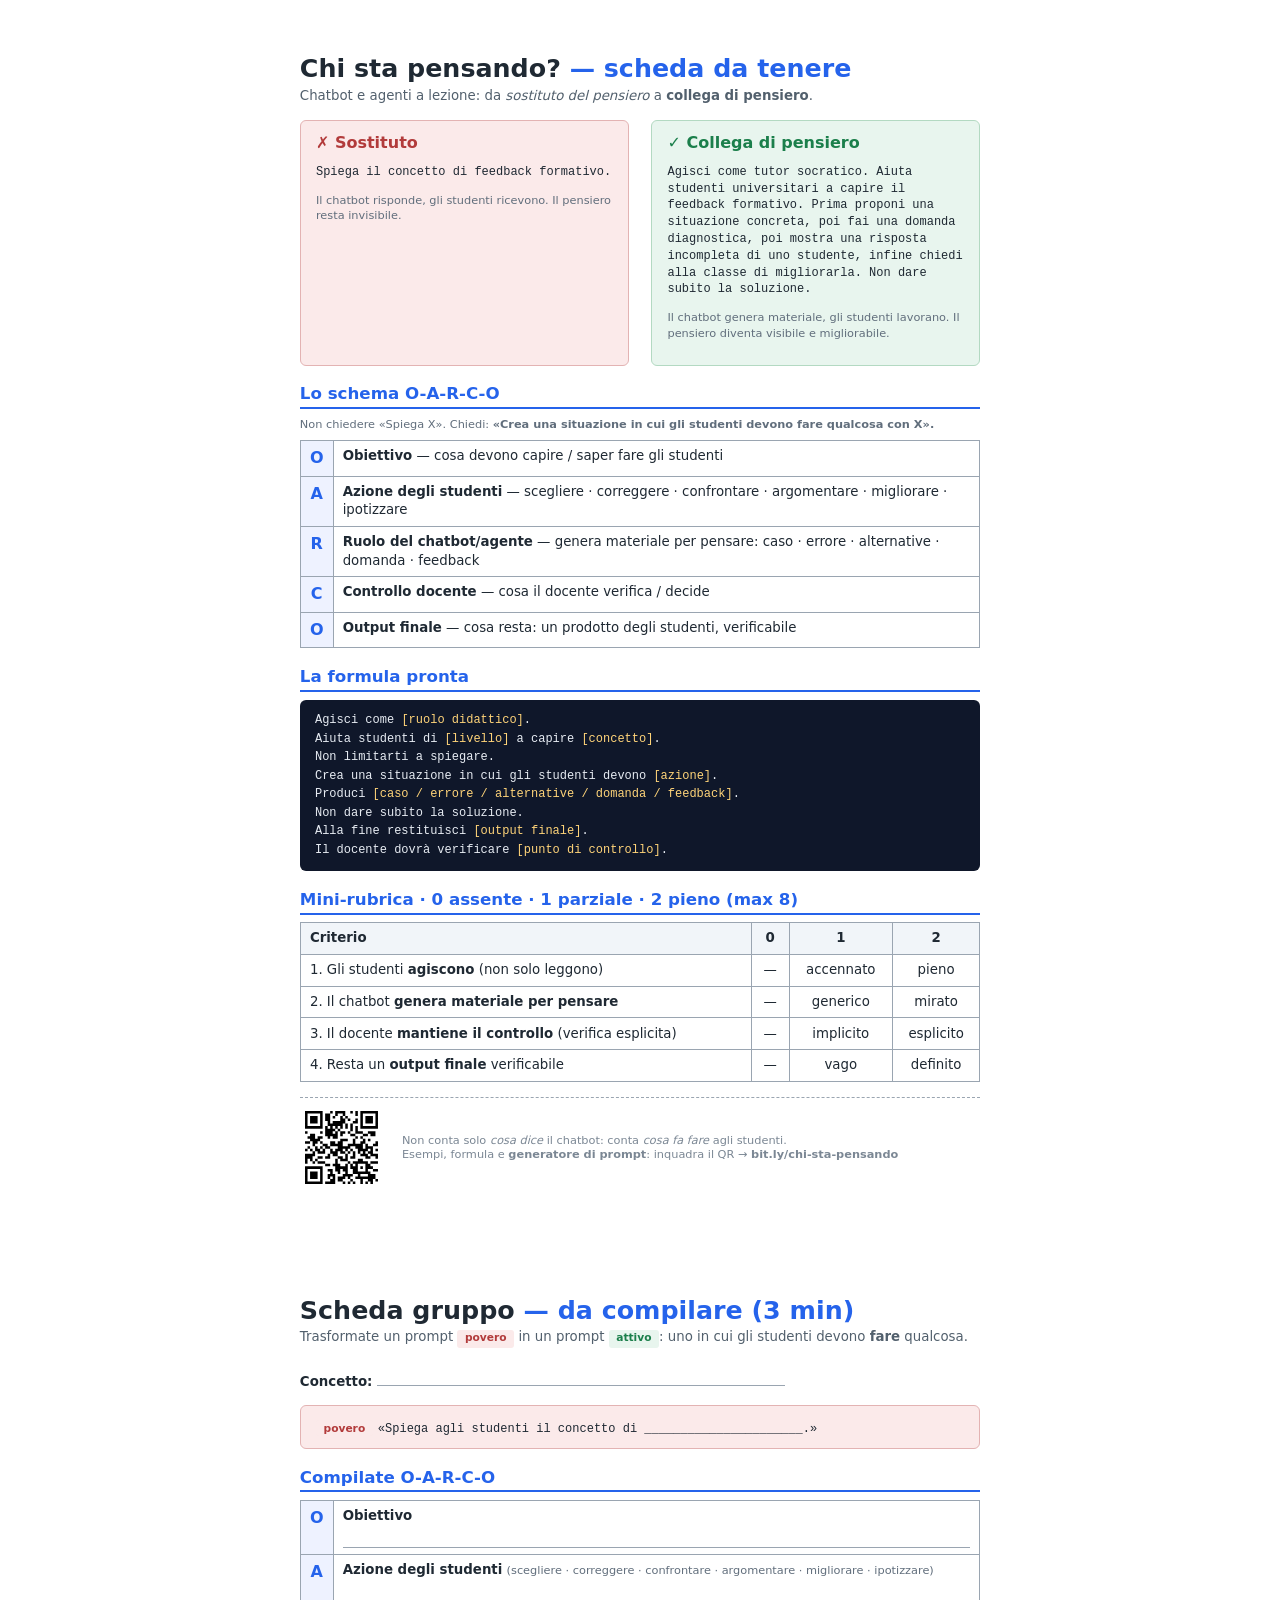
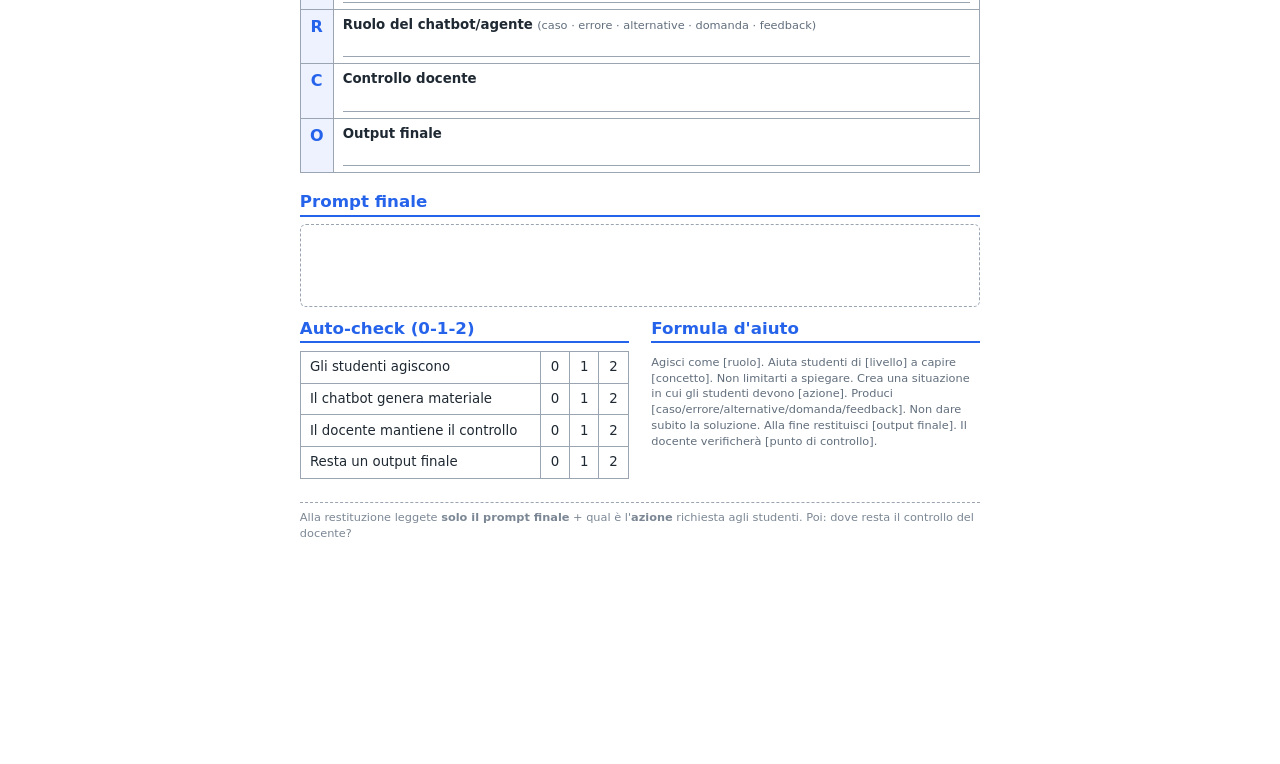
<file: handout/schede.html>
<!DOCTYPE html>
<html lang="it">
<head>
<meta charset="utf-8">
<title>Schede microteaching — O-A-R-C-O</title>
<style>
  :root { --ink:#1f2933; --accent:#2563eb; --good:#1b7f4b; --bad:#b23b3b; --line:#9aa5b1; }
  * { box-sizing: border-box; -webkit-print-color-adjust: exact; print-color-adjust: exact; }
  html, body { margin: 0; padding: 0; color: var(--ink); font-family: "Segoe UI", system-ui, sans-serif; }
  .page {
    width: 210mm; min-height: 297mm; padding: 14mm 15mm;
    margin: 0 auto; background: #fff; page-break-after: always;
  }
  .page:last-child { page-break-after: auto; }
  h1 { font-size: 19pt; margin: 0 0 1mm; }
  h1 .q { color: var(--accent); }
  .sub { color: #52606d; font-size: 10pt; margin: 0 0 4mm; }
  h2 { font-size: 12.5pt; margin: 5mm 0 2mm; border-bottom: 2px solid var(--accent); padding-bottom: 1mm; color: var(--accent); }
  p, li, td, th { font-size: 10pt; line-height: 1.4; }
  .two { display: flex; gap: 6mm; }
  .col { flex: 1; }
  .box { border: 1px solid var(--line); border-radius: 6px; padding: 3mm 4mm; }
  .box-bad { background: #fbeaea; border-color: #e3b3b3; }
  .box-good { background: #e8f5ee; border-color: #b3d9c2; }
  .mono { font-family: "Consolas", ui-monospace, monospace; font-size: 9pt; }
  table { width: 100%; border-collapse: collapse; margin: 2mm 0; }
  th, td { border: 1px solid var(--line); padding: 1.6mm 2.4mm; vertical-align: top; }
  .oarco th { width: 8mm; text-align: center; background: #eef2ff; color: var(--accent); font-weight: 800; font-size: 12pt; }
  .formula { background: #0f172a; color: #e7ecf3; border-radius: 6px; padding: 3mm 4mm; font-family: Consolas, monospace; font-size: 9pt; line-height: 1.55; white-space: pre-wrap; }
  .hl { color: #ffd479; }
  .rubric th { background: #f1f5f9; text-align: center; }
  .rubric td.crit { text-align: left; }
  .rubric td { text-align: center; }
  .fill { border-bottom: 1px solid var(--line); height: 6mm; }
  .lines .fill { margin-top: 4mm; }
  .small { font-size: 8.5pt; color: #616e7c; }
  .tag { display:inline-block; font-size:8pt; font-weight:700; padding:.4mm 2mm; border-radius:3px; }
  .tag-bad { background:#fbeaea; color:var(--bad); }
  .tag-good { background:#e8f5ee; color:var(--good); }
  .foot { margin-top: 4mm; font-size: 8.5pt; color: #7b8794; border-top: 1px dashed var(--line); padding-top: 2mm; }
  .write { border: 1px dashed var(--line); border-radius: 6px; min-height: 22mm; }
  @page { size: A4; margin: 0; }
  @media print { .page { margin: 0; } }
</style>
</head>
<body>

<!-- ============ PAGINA 1 — SCHEDA PARTECIPANTE (da tenere) ============ -->
<section class="page">
  <h1>Chi sta pensando? <span class="q">— scheda da tenere</span></h1>
  <p class="sub">Chatbot e agenti a lezione: da <em>sostituto del pensiero</em> a <strong>collega di pensiero</strong>.</p>

  <div class="two">
    <div class="col box box-bad">
      <strong style="color:var(--bad)">✗ Sostituto</strong>
      <p class="mono">Spiega il concetto di feedback formativo.</p>
      <p class="small">Il chatbot risponde, gli studenti ricevono. Il pensiero resta invisibile.</p>
    </div>
    <div class="col box box-good">
      <strong style="color:var(--good)">✓ Collega di pensiero</strong>
      <p class="mono">Agisci come tutor socratico. Aiuta studenti universitari a capire il feedback formativo. Prima proponi una situazione concreta, poi fai una domanda diagnostica, poi mostra una risposta incompleta di uno studente, infine chiedi alla classe di migliorarla. Non dare subito la soluzione.</p>
      <p class="small">Il chatbot genera materiale, gli studenti lavorano. Il pensiero diventa visibile e migliorabile.</p>
    </div>
  </div>

  <h2>Lo schema O-A-R-C-O</h2>
  <p class="small" style="margin:0 0 1mm">Non chiedere «Spiega X». Chiedi: <strong>«Crea una situazione in cui gli studenti devono fare qualcosa con X».</strong></p>
  <table class="oarco">
    <tr><th>O</th><td><strong>Obiettivo</strong> — cosa devono capire / saper fare gli studenti</td></tr>
    <tr><th>A</th><td><strong>Azione degli studenti</strong> — scegliere · correggere · confrontare · argomentare · migliorare · ipotizzare</td></tr>
    <tr><th>R</th><td><strong>Ruolo del chatbot/agente</strong> — genera materiale per pensare: caso · errore · alternative · domanda · feedback</td></tr>
    <tr><th>C</th><td><strong>Controllo docente</strong> — cosa il docente verifica / decide</td></tr>
    <tr><th>O</th><td><strong>Output finale</strong> — cosa resta: un prodotto degli studenti, verificabile</td></tr>
  </table>

  <h2>La formula pronta</h2>
  <div class="formula">Agisci come <span class="hl">[ruolo didattico]</span>.
Aiuta studenti di <span class="hl">[livello]</span> a capire <span class="hl">[concetto]</span>.
Non limitarti a spiegare.
Crea una situazione in cui gli studenti devono <span class="hl">[azione]</span>.
Produci <span class="hl">[caso / errore / alternative / domanda / feedback]</span>.
Non dare subito la soluzione.
Alla fine restituisci <span class="hl">[output finale]</span>.
Il docente dovrà verificare <span class="hl">[punto di controllo]</span>.</div>

  <h2>Mini-rubrica · 0 assente · 1 parziale · 2 pieno (max 8)</h2>
  <table class="rubric">
    <tr><th class="crit" style="text-align:left">Criterio</th><th>0</th><th>1</th><th>2</th></tr>
    <tr><td class="crit">1. Gli studenti <strong>agiscono</strong> (non solo leggono)</td><td>—</td><td>accennato</td><td>pieno</td></tr>
    <tr><td class="crit">2. Il chatbot <strong>genera materiale per pensare</strong></td><td>—</td><td>generico</td><td>mirato</td></tr>
    <tr><td class="crit">3. Il docente <strong>mantiene il controllo</strong> (verifica esplicita)</td><td>—</td><td>implicito</td><td>esplicito</td></tr>
    <tr><td class="crit">4. Resta un <strong>output finale</strong> verificabile</td><td>—</td><td>vago</td><td>definito</td></tr>
  </table>

  <div class="foot" style="display:flex;align-items:center;gap:5mm">
    <img src="qr.svg" alt="QR alla pagina web" style="width:22mm;height:22mm;flex:0 0 auto">
    <div>Non conta solo <em>cosa dice</em> il chatbot: conta <em>cosa fa fare</em> agli studenti.<br>Esempi, formula e <strong>generatore di prompt</strong>: inquadra il QR → <strong>bit.ly/chi-sta-pensando</strong></div>
  </div>
</section>

<!-- ============ PAGINA 2 — SCHEDA GRUPPO (da compilare) ============ -->
<section class="page">
  <h1>Scheda gruppo <span class="q">— da compilare (3 min)</span></h1>
  <p class="sub">Trasformate un prompt <span class="tag tag-bad">povero</span> in un prompt <span class="tag tag-good">attivo</span>: uno in cui gli studenti devono <strong>fare</strong> qualcosa.</p>

  <p><strong>Concetto:</strong> <span class="fill" style="display:inline-block;width:60%"></span></p>
  <div class="box box-bad" style="margin:2mm 0">
    <span class="tag tag-bad">povero</span>
    <span class="mono">«Spiega agli studenti il concetto di ______________________.»</span>
  </div>

  <h2>Compilate O-A-R-C-O</h2>
  <table class="oarco">
    <tr><th>O</th><td><strong>Obiettivo</strong><div class="fill"></div></td></tr>
    <tr><th>A</th><td><strong>Azione degli studenti</strong> <span class="small">(scegliere · correggere · confrontare · argomentare · migliorare · ipotizzare)</span><div class="fill"></div></td></tr>
    <tr><th>R</th><td><strong>Ruolo del chatbot/agente</strong> <span class="small">(caso · errore · alternative · domanda · feedback)</span><div class="fill"></div></td></tr>
    <tr><th>C</th><td><strong>Controllo docente</strong><div class="fill"></div></td></tr>
    <tr><th>O</th><td><strong>Output finale</strong><div class="fill"></div></td></tr>
  </table>

  <h2>Prompt finale</h2>
  <div class="box write"></div>

  <div class="two" style="margin-top:3mm">
    <div class="col">
      <h2 style="margin-top:0">Auto-check (0-1-2)</h2>
      <table class="rubric">
        <tr><td class="crit">Gli studenti agiscono</td><td>0</td><td>1</td><td>2</td></tr>
        <tr><td class="crit">Il chatbot genera materiale</td><td>0</td><td>1</td><td>2</td></tr>
        <tr><td class="crit">Il docente mantiene il controllo</td><td>0</td><td>1</td><td>2</td></tr>
        <tr><td class="crit">Resta un output finale</td><td>0</td><td>1</td><td>2</td></tr>
      </table>
    </div>
    <div class="col">
      <h2 style="margin-top:0">Formula d'aiuto</h2>
      <p class="small">Agisci come [ruolo]. Aiuta studenti di [livello] a capire [concetto]. Non limitarti a spiegare. Crea una situazione in cui gli studenti devono [azione]. Produci [caso/errore/alternative/domanda/feedback]. Non dare subito la soluzione. Alla fine restituisci [output finale]. Il docente verificherà [punto di controllo].</p>
    </div>
  </div>

  <p class="foot">Alla restituzione leggete <strong>solo il prompt finale</strong> + qual è l'<strong>azione</strong> richiesta agli studenti. Poi: dove resta il controllo del docente?</p>
</section>

</body>
</html>
</file>
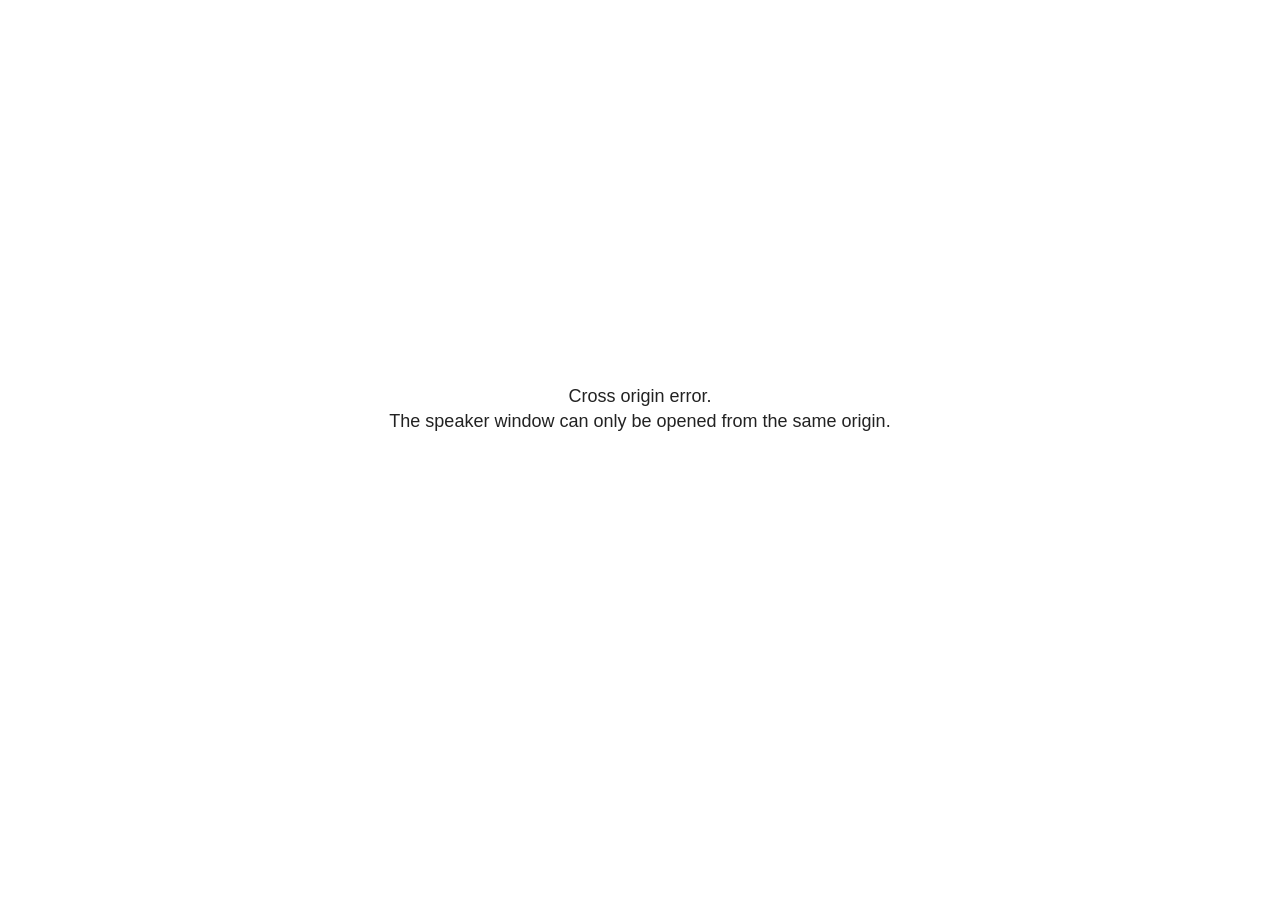
<file: site_libs/revealjs/plugin/notes/speaker-view.html>
<!--
	NOTE: You need to build the notes plugin after making changes to this file.
-->
<html lang="en">
	<head>
		<meta charset="utf-8">

		<title>reveal.js - Speaker View</title>

		<style>
			body {
				font-family: Helvetica;
				font-size: 18px;
			}

			#current-slide,
			#upcoming-slide,
			#speaker-controls {
				padding: 6px;
				box-sizing: border-box;
				-moz-box-sizing: border-box;
			}

			#current-slide iframe,
			#upcoming-slide iframe {
				width: 100%;
				height: 100%;
				border: 1px solid #ddd;
			}

			#current-slide .label,
			#upcoming-slide .label {
				position: absolute;
				top: 10px;
				left: 10px;
				z-index: 2;
			}

			#connection-status {
				position: absolute;
				top: 0;
				left: 0;
				width: 100%;
				height: 100%;
				z-index: 20;
				padding: 30% 20% 20% 20%;
				font-size: 18px;
				color: #222;
				background: #fff;
				text-align: center;
				box-sizing: border-box;
				line-height: 1.4;
			}

			.overlay-element {
				height: 34px;
				line-height: 34px;
				padding: 0 10px;
				text-shadow: none;
				background: rgba( 220, 220, 220, 0.8 );
				color: #222;
				font-size: 14px;
			}

			.overlay-element.interactive:hover {
				background: rgba( 220, 220, 220, 1 );
			}

			#current-slide {
				position: absolute;
				width: 60%;
				height: 100%;
				top: 0;
				left: 0;
				padding-right: 0;
			}

			#upcoming-slide {
				position: absolute;
				width: 40%;
				height: 40%;
				right: 0;
				top: 0;
			}

			/* Speaker controls */
			#speaker-controls {
				position: absolute;
				top: 40%;
				right: 0;
				width: 40%;
				height: 60%;
				overflow: auto;
				font-size: 18px;
			}

				.speaker-controls-time.hidden,
				.speaker-controls-notes.hidden {
					display: none;
				}

				.speaker-controls-time .label,
				.speaker-controls-pace .label,
				.speaker-controls-notes .label {
					text-transform: uppercase;
					font-weight: normal;
					font-size: 0.66em;
					color: #666;
					margin: 0;
				}

				.speaker-controls-time, .speaker-controls-pace {
					border-bottom: 1px solid rgba( 200, 200, 200, 0.5 );
					margin-bottom: 10px;
					padding: 10px 16px;
					padding-bottom: 20px;
					cursor: pointer;
				}

				.speaker-controls-time .reset-button {
					opacity: 0;
					float: right;
					color: #666;
					text-decoration: none;
				}
				.speaker-controls-time:hover .reset-button {
					opacity: 1;
				}

				.speaker-controls-time .timer,
				.speaker-controls-time .clock {
					width: 50%;
				}

				.speaker-controls-time .timer,
				.speaker-controls-time .clock,
				.speaker-controls-time .pacing .hours-value,
				.speaker-controls-time .pacing .minutes-value,
				.speaker-controls-time .pacing .seconds-value {
					font-size: 1.9em;
				}

				.speaker-controls-time .timer {
					float: left;
				}

				.speaker-controls-time .clock {
					float: right;
					text-align: right;
				}

				.speaker-controls-time span.mute {
					opacity: 0.3;
				}

				.speaker-controls-time .pacing-title {
					margin-top: 5px;
				}

				.speaker-controls-time .pacing.ahead {
					color: blue;
				}

				.speaker-controls-time .pacing.on-track {
					color: green;
				}

				.speaker-controls-time .pacing.behind {
					color: red;
				}

				.speaker-controls-notes {
					padding: 10px 16px;
				}

				.speaker-controls-notes .value {
					margin-top: 5px;
					line-height: 1.4;
					font-size: 1.2em;
				}

			/* Layout selector */
			#speaker-layout {
				position: absolute;
				top: 10px;
				right: 10px;
				color: #222;
				z-index: 10;
			}
				#speaker-layout select {
					position: absolute;
					width: 100%;
					height: 100%;
					top: 0;
					left: 0;
					border: 0;
					box-shadow: 0;
					cursor: pointer;
					opacity: 0;

					font-size: 1em;
					background-color: transparent;

					-moz-appearance: none;
					-webkit-appearance: none;
					-webkit-tap-highlight-color: rgba(0, 0, 0, 0);
				}

				#speaker-layout select:focus {
					outline: none;
					box-shadow: none;
				}

			.clear {
				clear: both;
			}

			/* Speaker layout: Wide */
			body[data-speaker-layout="wide"] #current-slide,
			body[data-speaker-layout="wide"] #upcoming-slide {
				width: 50%;
				height: 45%;
				padding: 6px;
			}

			body[data-speaker-layout="wide"] #current-slide {
				top: 0;
				left: 0;
			}

			body[data-speaker-layout="wide"] #upcoming-slide {
				top: 0;
				left: 50%;
			}

			body[data-speaker-layout="wide"] #speaker-controls {
				top: 45%;
				left: 0;
				width: 100%;
				height: 50%;
				font-size: 1.25em;
			}

			/* Speaker layout: Tall */
			body[data-speaker-layout="tall"] #current-slide,
			body[data-speaker-layout="tall"] #upcoming-slide {
				width: 45%;
				height: 50%;
				padding: 6px;
			}

			body[data-speaker-layout="tall"] #current-slide {
				top: 0;
				left: 0;
			}

			body[data-speaker-layout="tall"] #upcoming-slide {
				top: 50%;
				left: 0;
			}

			body[data-speaker-layout="tall"] #speaker-controls {
				padding-top: 40px;
				top: 0;
				left: 45%;
				width: 55%;
				height: 100%;
				font-size: 1.25em;
			}

			/* Speaker layout: Notes only */
			body[data-speaker-layout="notes-only"] #current-slide,
			body[data-speaker-layout="notes-only"] #upcoming-slide {
				display: none;
			}

			body[data-speaker-layout="notes-only"] #speaker-controls {
				padding-top: 40px;
				top: 0;
				left: 0;
				width: 100%;
				height: 100%;
				font-size: 1.25em;
			}

			@media screen and (max-width: 1080px) {
				body[data-speaker-layout="default"] #speaker-controls {
					font-size: 16px;
				}
			}

			@media screen and (max-width: 900px) {
				body[data-speaker-layout="default"] #speaker-controls {
					font-size: 14px;
				}
			}

			@media screen and (max-width: 800px) {
				body[data-speaker-layout="default"] #speaker-controls {
					font-size: 12px;
				}
			}

		</style>
	</head>

	<body>

		<div id="connection-status">Loading speaker view...</div>

		<div id="current-slide"></div>
		<div id="upcoming-slide"><span class="overlay-element label">Upcoming</span></div>
		<div id="speaker-controls">
			<div class="speaker-controls-time">
				<h4 class="label">Time <span class="reset-button">Click to Reset</span></h4>
				<div class="clock">
					<span class="clock-value">0:00 AM</span>
				</div>
				<div class="timer">
					<span class="hours-value">00</span><span class="minutes-value">:00</span><span class="seconds-value">:00</span>
				</div>
				<div class="clear"></div>

				<h4 class="label pacing-title" style="display: none">Pacing – Time to finish current slide</h4>
				<div class="pacing" style="display: none">
					<span class="hours-value">00</span><span class="minutes-value">:00</span><span class="seconds-value">:00</span>
				</div>
			</div>

			<div class="speaker-controls-notes hidden">
				<h4 class="label">Notes</h4>
				<div class="value"></div>
			</div>
		</div>
		<div id="speaker-layout" class="overlay-element interactive">
			<span class="speaker-layout-label"></span>
			<select class="speaker-layout-dropdown"></select>
		</div>

		<script>

			(function() {

				var notes,
					notesValue,
					currentState,
					currentSlide,
					upcomingSlide,
					layoutLabel,
					layoutDropdown,
					pendingCalls = {},
					lastRevealApiCallId = 0,
					connected = false

				var connectionStatus = document.querySelector( '#connection-status' );

				var SPEAKER_LAYOUTS = {
					'default': 'Default',
					'wide': 'Wide',
					'tall': 'Tall',
					'notes-only': 'Notes only'
				};

				setupLayout();

				let openerOrigin;

				try {
					openerOrigin = window.opener.location.origin;
				}
				catch ( error ) { console.warn( error ) }

				// In order to prevent XSS, the speaker view will only run if its
				// opener has the same origin as itself
				if( window.location.origin !== openerOrigin ) {
					connectionStatus.innerHTML = 'Cross origin error.<br>The speaker window can only be opened from the same origin.';
					return;
				}

				var connectionTimeout = setTimeout( function() {
					connectionStatus.innerHTML = 'Error connecting to main window.<br>Please try closing and reopening the speaker view.';
				}, 5000 );

				window.addEventListener( 'message', function( event ) {

					// Validate the origin of all messages to avoid parsing messages
					// that aren't meant for us. Ignore when running off file:// so
					// that the speaker view continues to work without a web server.
					if( window.location.origin !== event.origin && window.location.origin !== 'file://' ) {
						return
					}

					clearTimeout( connectionTimeout );
					connectionStatus.style.display = 'none';

					var data = JSON.parse( event.data );

					// The overview mode is only useful to the reveal.js instance
					// where navigation occurs so we don't sync it
					if( data.state ) delete data.state.overview;

					// Messages sent by the notes plugin inside of the main window
					if( data && data.namespace === 'reveal-notes' ) {
						if( data.type === 'connect' ) {
							handleConnectMessage( data );
						}
						else if( data.type === 'state' ) {
							handleStateMessage( data );
						}
						else if( data.type === 'return' ) {
							pendingCalls[data.callId](data.result);
							delete pendingCalls[data.callId];
						}
					}
					// Messages sent by the reveal.js inside of the current slide preview
					else if( data && data.namespace === 'reveal' ) {
						if( /ready/.test( data.eventName ) ) {
							// Send a message back to notify that the handshake is complete
							window.opener.postMessage( JSON.stringify({ namespace: 'reveal-notes', type: 'connected'} ), '*' );
						}
						else if( /slidechanged|fragmentshown|fragmenthidden|paused|resumed/.test( data.eventName ) && currentState !== JSON.stringify( data.state ) ) {

							dispatchStateToMainWindow( data.state );

						}
					}

				} );

				/**
				 * Updates the presentation in the main window to match the state
				 * of the presentation in the notes window.
				 */
				const dispatchStateToMainWindow = debounce(( state ) => {
					window.opener.postMessage( JSON.stringify({ method: 'setState', args: [ state ]} ), '*' );
				}, 500);

				/**
				 * Asynchronously calls the Reveal.js API of the main frame.
				 */
				function callRevealApi( methodName, methodArguments, callback ) {

					var callId = ++lastRevealApiCallId;
					pendingCalls[callId] = callback;
					window.opener.postMessage( JSON.stringify( {
						namespace: 'reveal-notes',
						type: 'call',
						callId: callId,
						methodName: methodName,
						arguments: methodArguments
					} ), '*' );

				}

				/**
				 * Called when the main window is trying to establish a
				 * connection.
				 */
				function handleConnectMessage( data ) {

					if( connected === false ) {
						connected = true;

						setupIframes( data );
						setupKeyboard();
						setupNotes();
						setupTimer();
						setupHeartbeat();
					}

				}

				/**
				 * Called when the main window sends an updated state.
				 */
				function handleStateMessage( data ) {

					// Store the most recently set state to avoid circular loops
					// applying the same state
					currentState = JSON.stringify( data.state );

					// No need for updating the notes in case of fragment changes
					if ( data.notes ) {
						notes.classList.remove( 'hidden' );
						notesValue.style.whiteSpace = data.whitespace;
						if( data.markdown ) {
							notesValue.innerHTML = marked( data.notes );
						}
						else {
							notesValue.innerHTML = data.notes;
						}
					}
					else {
						notes.classList.add( 'hidden' );
					}

					// Update the note slides
					currentSlide.contentWindow.postMessage( JSON.stringify({ method: 'setState', args: [ data.state ] }), '*' );
					upcomingSlide.contentWindow.postMessage( JSON.stringify({ method: 'setState', args: [ data.state ] }), '*' );
					upcomingSlide.contentWindow.postMessage( JSON.stringify({ method: 'next' }), '*' );

				}

				// Limit to max one state update per X ms
				handleStateMessage = debounce( handleStateMessage, 200 );

				/**
				 * Forward keyboard events to the current slide window.
				 * This enables keyboard events to work even if focus
				 * isn't set on the current slide iframe.
				 *
				 * Block F5 default handling, it reloads and disconnects
				 * the speaker notes window.
				 */
				function setupKeyboard() {

					document.addEventListener( 'keydown', function( event ) {
						if( event.keyCode === 116 || ( event.metaKey && event.keyCode === 82 ) ) {
							event.preventDefault();
							return false;
						}
						currentSlide.contentWindow.postMessage( JSON.stringify({ method: 'triggerKey', args: [ event.keyCode ] }), '*' );
					} );

				}

				/**
				 * Creates the preview iframes.
				 */
				function setupIframes( data ) {

					var params = [
						'receiver',
						'progress=false',
						'history=false',
						'transition=none',
						'autoSlide=0',
						'backgroundTransition=none'
					].join( '&' );

					var urlSeparator = /\?/.test(data.url) ? '&' : '?';
					var hash = '#/' + data.state.indexh + '/' + data.state.indexv;
					var currentURL = data.url + urlSeparator + params + '&scrollActivationWidth=false&postMessageEvents=true' + hash;
					var upcomingURL = data.url + urlSeparator + params + '&scrollActivationWidth=false&controls=false' + hash;

					currentSlide = document.createElement( 'iframe' );
					currentSlide.setAttribute( 'width', 1280 );
					currentSlide.setAttribute( 'height', 1024 );
					currentSlide.setAttribute( 'src', currentURL );
					document.querySelector( '#current-slide' ).appendChild( currentSlide );

					upcomingSlide = document.createElement( 'iframe' );
					upcomingSlide.setAttribute( 'width', 640 );
					upcomingSlide.setAttribute( 'height', 512 );
					upcomingSlide.setAttribute( 'src', upcomingURL );
					document.querySelector( '#upcoming-slide' ).appendChild( upcomingSlide );

				}

				/**
				 * Setup the notes UI.
				 */
				function setupNotes() {

					notes = document.querySelector( '.speaker-controls-notes' );
					notesValue = document.querySelector( '.speaker-controls-notes .value' );

				}

				/**
				 * We send out a heartbeat at all times to ensure we can
				 * reconnect with the main presentation window after reloads.
				 */
				function setupHeartbeat() {

					setInterval( () => {
						window.opener.postMessage( JSON.stringify({ namespace: 'reveal-notes', type: 'heartbeat'} ), '*' );
					}, 1000 );

				}

				function getTimings( callback ) {

					callRevealApi( 'getSlidesAttributes', [], function ( slideAttributes ) {
						callRevealApi( 'getConfig', [], function ( config ) {
							var totalTime = config.totalTime;
							var minTimePerSlide = config.minimumTimePerSlide || 0;
							var defaultTiming = config.defaultTiming;
							if ((defaultTiming == null) && (totalTime == null)) {
								callback(null);
								return;
							}
							// Setting totalTime overrides defaultTiming
							if (totalTime) {
								defaultTiming = 0;
							}
							var timings = [];
							for ( var i in slideAttributes ) {
								var slide = slideAttributes[ i ];
								var timing = defaultTiming;
								if( slide.hasOwnProperty( 'data-timing' )) {
									var t = slide[ 'data-timing' ];
									timing = parseInt(t);
									if( isNaN(timing) ) {
										console.warn("Could not parse timing '" + t + "' of slide " + i + "; using default of " + defaultTiming);
										timing = defaultTiming;
									}
								}
								timings.push(timing);
							}
							if ( totalTime ) {
								// After we've allocated time to individual slides, we summarize it and
								// subtract it from the total time
								var remainingTime = totalTime - timings.reduce( function(a, b) { return a + b; }, 0 );
								// The remaining time is divided by the number of slides that have 0 seconds
								// allocated at the moment, giving the average time-per-slide on the remaining slides
								var remainingSlides = (timings.filter( function(x) { return x == 0 }) ).length
								var timePerSlide = Math.round( remainingTime / remainingSlides, 0 )
								// And now we replace every zero-value timing with that average
								timings = timings.map( function(x) { return (x==0 ? timePerSlide : x) } );
							}
							var slidesUnderMinimum = timings.filter( function(x) { return (x < minTimePerSlide) } ).length
							if ( slidesUnderMinimum ) {
								message = "The pacing time for " + slidesUnderMinimum + " slide(s) is under the configured minimum of " + minTimePerSlide + " seconds. Check the data-timing attribute on individual slides, or consider increasing the totalTime or minimumTimePerSlide configuration options (or removing some slides).";
								alert(message);
							}
							callback( timings );
						} );
					} );

				}

				/**
				 * Return the number of seconds allocated for presenting
				 * all slides up to and including this one.
				 */
				function getTimeAllocated( timings, callback ) {

					callRevealApi( 'getSlidePastCount', [], function ( currentSlide ) {
						var allocated = 0;
						for (var i in timings.slice(0, currentSlide + 1)) {
							allocated += timings[i];
						}
						callback( allocated );
					} );

				}

				/**
				 * Create the timer and clock and start updating them
				 * at an interval.
				 */
				function setupTimer() {

					var start = new Date(),
					timeEl = document.querySelector( '.speaker-controls-time' ),
					clockEl = timeEl.querySelector( '.clock-value' ),
					hoursEl = timeEl.querySelector( '.hours-value' ),
					minutesEl = timeEl.querySelector( '.minutes-value' ),
					secondsEl = timeEl.querySelector( '.seconds-value' ),
					pacingTitleEl = timeEl.querySelector( '.pacing-title' ),
					pacingEl = timeEl.querySelector( '.pacing' ),
					pacingHoursEl = pacingEl.querySelector( '.hours-value' ),
					pacingMinutesEl = pacingEl.querySelector( '.minutes-value' ),
					pacingSecondsEl = pacingEl.querySelector( '.seconds-value' );

					var timings = null;
					getTimings( function ( _timings ) {

						timings = _timings;
						if (_timings !== null) {
							pacingTitleEl.style.removeProperty('display');
							pacingEl.style.removeProperty('display');
						}

						// Update once directly
						_updateTimer();

						// Then update every second
						setInterval( _updateTimer, 1000 );

					} );


					function _resetTimer() {

						if (timings == null) {
							start = new Date();
							_updateTimer();
						}
						else {
							// Reset timer to beginning of current slide
							getTimeAllocated( timings, function ( slideEndTimingSeconds ) {
								var slideEndTiming = slideEndTimingSeconds * 1000;
								callRevealApi( 'getSlidePastCount', [], function ( currentSlide ) {
									var currentSlideTiming = timings[currentSlide] * 1000;
									var previousSlidesTiming = slideEndTiming - currentSlideTiming;
									var now = new Date();
									start = new Date(now.getTime() - previousSlidesTiming);
									_updateTimer();
								} );
							} );
						}

					}

					timeEl.addEventListener( 'click', function() {
						_resetTimer();
						return false;
					} );

					function _displayTime( hrEl, minEl, secEl, time) {

						var sign = Math.sign(time) == -1 ? "-" : "";
						time = Math.abs(Math.round(time / 1000));
						var seconds = time % 60;
						var minutes = Math.floor( time / 60 ) % 60 ;
						var hours = Math.floor( time / ( 60 * 60 )) ;
						hrEl.innerHTML = sign + zeroPadInteger( hours );
						if (hours == 0) {
							hrEl.classList.add( 'mute' );
						}
						else {
							hrEl.classList.remove( 'mute' );
						}
						minEl.innerHTML = ':' + zeroPadInteger( minutes );
						if (hours == 0 && minutes == 0) {
							minEl.classList.add( 'mute' );
						}
						else {
							minEl.classList.remove( 'mute' );
						}
						secEl.innerHTML = ':' + zeroPadInteger( seconds );
					}

					function _updateTimer() {

						var diff, hours, minutes, seconds,
						now = new Date();

						diff = now.getTime() - start.getTime();

						clockEl.innerHTML = now.toLocaleTimeString( 'en-US', { hour12: true, hour: '2-digit', minute:'2-digit' } );
						_displayTime( hoursEl, minutesEl, secondsEl, diff );
						if (timings !== null) {
							_updatePacing(diff);
						}

					}

					function _updatePacing(diff) {

						getTimeAllocated( timings, function ( slideEndTimingSeconds ) {
							var slideEndTiming = slideEndTimingSeconds * 1000;

							callRevealApi( 'getSlidePastCount', [], function ( currentSlide ) {
								var currentSlideTiming = timings[currentSlide] * 1000;
								var timeLeftCurrentSlide = slideEndTiming - diff;
								if (timeLeftCurrentSlide < 0) {
									pacingEl.className = 'pacing behind';
								}
								else if (timeLeftCurrentSlide < currentSlideTiming) {
									pacingEl.className = 'pacing on-track';
								}
								else {
									pacingEl.className = 'pacing ahead';
								}
								_displayTime( pacingHoursEl, pacingMinutesEl, pacingSecondsEl, timeLeftCurrentSlide );
							} );
						} );
					}

				}

				/**
				 * Sets up the speaker view layout and layout selector.
				 */
				function setupLayout() {

					layoutDropdown = document.querySelector( '.speaker-layout-dropdown' );
					layoutLabel = document.querySelector( '.speaker-layout-label' );

					// Render the list of available layouts
					for( var id in SPEAKER_LAYOUTS ) {
						var option = document.createElement( 'option' );
						option.setAttribute( 'value', id );
						option.textContent = SPEAKER_LAYOUTS[ id ];
						layoutDropdown.appendChild( option );
					}

					// Monitor the dropdown for changes
					layoutDropdown.addEventListener( 'change', function( event ) {

						setLayout( layoutDropdown.value );

					}, false );

					// Restore any currently persisted layout
					setLayout( getLayout() );

				}

				/**
				 * Sets a new speaker view layout. The layout is persisted
				 * in local storage.
				 */
				function setLayout( value ) {

					var title = SPEAKER_LAYOUTS[ value ];

					layoutLabel.innerHTML = 'Layout' + ( title ? ( ': ' + title ) : '' );
					layoutDropdown.value = value;

					document.body.setAttribute( 'data-speaker-layout', value );

					// Persist locally
					if( supportsLocalStorage() ) {
						window.localStorage.setItem( 'reveal-speaker-layout', value );
					}

				}

				/**
				 * Returns the ID of the most recently set speaker layout
				 * or our default layout if none has been set.
				 */
				function getLayout() {

					if( supportsLocalStorage() ) {
						var layout = window.localStorage.getItem( 'reveal-speaker-layout' );
						if( layout ) {
							return layout;
						}
					}

					// Default to the first record in the layouts hash
					for( var id in SPEAKER_LAYOUTS ) {
						return id;
					}

				}

				function supportsLocalStorage() {

					try {
						localStorage.setItem('test', 'test');
						localStorage.removeItem('test');
						return true;
					}
					catch( e ) {
						return false;
					}

				}

				function zeroPadInteger( num ) {

					var str = '00' + parseInt( num );
					return str.substring( str.length - 2 );

				}

				/**
				 * Limits the frequency at which a function can be called.
				 */
				function debounce( fn, ms ) {

					var lastTime = 0,
						timeout;

					return function() {

						var args = arguments;
						var context = this;

						clearTimeout( timeout );

						var timeSinceLastCall = Date.now() - lastTime;
						if( timeSinceLastCall > ms ) {
							fn.apply( context, args );
							lastTime = Date.now();
						}
						else {
							timeout = setTimeout( function() {
								fn.apply( context, args );
								lastTime = Date.now();
							}, ms - timeSinceLastCall );
						}

					}

				}

			})();

		</script>
	</body>
</html>
</file>
<file: site_libs/quarto-html/tippy.css>
.tippy-box[data-animation=fade][data-state=hidden]{opacity:0}[data-tippy-root]{max-width:calc(100vw - 10px)}.tippy-box{position:relative;background-color:#333;color:#fff;border-radius:4px;font-size:14px;line-height:1.4;white-space:normal;outline:0;transition-property:transform,visibility,opacity}.tippy-box[data-placement^=top]>.tippy-arrow{bottom:0}.tippy-box[data-placement^=top]>.tippy-arrow:before{bottom:-7px;left:0;border-width:8px 8px 0;border-top-color:initial;transform-origin:center top}.tippy-box[data-placement^=bottom]>.tippy-arrow{top:0}.tippy-box[data-placement^=bottom]>.tippy-arrow:before{top:-7px;left:0;border-width:0 8px 8px;border-bottom-color:initial;transform-origin:center bottom}.tippy-box[data-placement^=left]>.tippy-arrow{right:0}.tippy-box[data-placement^=left]>.tippy-arrow:before{border-width:8px 0 8px 8px;border-left-color:initial;right:-7px;transform-origin:center left}.tippy-box[data-placement^=right]>.tippy-arrow{left:0}.tippy-box[data-placement^=right]>.tippy-arrow:before{left:-7px;border-width:8px 8px 8px 0;border-right-color:initial;transform-origin:center right}.tippy-box[data-inertia][data-state=visible]{transition-timing-function:cubic-bezier(.54,1.5,.38,1.11)}.tippy-arrow{width:16px;height:16px;color:#333}.tippy-arrow:before{content:"";position:absolute;border-color:transparent;border-style:solid}.tippy-content{position:relative;padding:5px 9px;z-index:1}
</file>
<file: site_libs/quarto-html/quarto-syntax-highlighting-7f8f88aac4f3542376d5c11b86a4c14d.css>
/* quarto syntax highlight colors */
:root {
  --quarto-hl-ot-color: #003B4F;
  --quarto-hl-at-color: #657422;
  --quarto-hl-ss-color: #20794D;
  --quarto-hl-an-color: #5E5E5E;
  --quarto-hl-fu-color: #4758AB;
  --quarto-hl-st-color: #20794D;
  --quarto-hl-cf-color: #003B4F;
  --quarto-hl-op-color: #5E5E5E;
  --quarto-hl-er-color: #AD0000;
  --quarto-hl-bn-color: #AD0000;
  --quarto-hl-al-color: #AD0000;
  --quarto-hl-va-color: #111111;
  --quarto-hl-bu-color: inherit;
  --quarto-hl-ex-color: inherit;
  --quarto-hl-pp-color: #AD0000;
  --quarto-hl-in-color: #5E5E5E;
  --quarto-hl-vs-color: #20794D;
  --quarto-hl-wa-color: #5E5E5E;
  --quarto-hl-do-color: #5E5E5E;
  --quarto-hl-im-color: #00769E;
  --quarto-hl-ch-color: #20794D;
  --quarto-hl-dt-color: #AD0000;
  --quarto-hl-fl-color: #AD0000;
  --quarto-hl-co-color: #5E5E5E;
  --quarto-hl-cv-color: #5E5E5E;
  --quarto-hl-cn-color: #8f5902;
  --quarto-hl-sc-color: #5E5E5E;
  --quarto-hl-dv-color: #AD0000;
  --quarto-hl-kw-color: #003B4F;
}

/* other quarto variables */
:root {
  --quarto-font-monospace: SFMono-Regular, Menlo, Monaco, Consolas, "Liberation Mono", "Courier New", monospace;
}

/* syntax highlight based on Pandoc's rules */
pre > code.sourceCode > span {
  color: #003B4F;
}

code.sourceCode > span {
  color: #003B4F;
}

div.sourceCode,
div.sourceCode pre.sourceCode {
  color: #003B4F;
}

/* Normal */
code span {
  color: #003B4F;
}

/* Alert */
code span.al {
  color: #AD0000;
  font-style: inherit;
}

/* Annotation */
code span.an {
  color: #5E5E5E;
  font-style: inherit;
}

/* Attribute */
code span.at {
  color: #657422;
  font-style: inherit;
}

/* BaseN */
code span.bn {
  color: #AD0000;
  font-style: inherit;
}

/* BuiltIn */
code span.bu {
  font-style: inherit;
}

/* ControlFlow */
code span.cf {
  color: #003B4F;
  font-weight: bold;
  font-style: inherit;
}

/* Char */
code span.ch {
  color: #20794D;
  font-style: inherit;
}

/* Constant */
code span.cn {
  color: #8f5902;
  font-style: inherit;
}

/* Comment */
code span.co {
  color: #5E5E5E;
  font-style: inherit;
}

/* CommentVar */
code span.cv {
  color: #5E5E5E;
  font-style: italic;
}

/* Documentation */
code span.do {
  color: #5E5E5E;
  font-style: italic;
}

/* DataType */
code span.dt {
  color: #AD0000;
  font-style: inherit;
}

/* DecVal */
code span.dv {
  color: #AD0000;
  font-style: inherit;
}

/* Error */
code span.er {
  color: #AD0000;
  font-style: inherit;
}

/* Extension */
code span.ex {
  font-style: inherit;
}

/* Float */
code span.fl {
  color: #AD0000;
  font-style: inherit;
}

/* Function */
code span.fu {
  color: #4758AB;
  font-style: inherit;
}

/* Import */
code span.im {
  color: #00769E;
  font-style: inherit;
}

/* Information */
code span.in {
  color: #5E5E5E;
  font-style: inherit;
}

/* Keyword */
code span.kw {
  color: #003B4F;
  font-weight: bold;
  font-style: inherit;
}

/* Operator */
code span.op {
  color: #5E5E5E;
  font-style: inherit;
}

/* Other */
code span.ot {
  color: #003B4F;
  font-style: inherit;
}

/* Preprocessor */
code span.pp {
  color: #AD0000;
  font-style: inherit;
}

/* SpecialChar */
code span.sc {
  color: #5E5E5E;
  font-style: inherit;
}

/* SpecialString */
code span.ss {
  color: #20794D;
  font-style: inherit;
}

/* String */
code span.st {
  color: #20794D;
  font-style: inherit;
}

/* Variable */
code span.va {
  color: #111111;
  font-style: inherit;
}

/* VerbatimString */
code span.vs {
  color: #20794D;
  font-style: inherit;
}

/* Warning */
code span.wa {
  color: #5E5E5E;
  font-style: italic;
}

.prevent-inlining {
  content: "</";
}

/*# sourceMappingURL=789ad8cd35626ba772517505b42a116e.css.map */
</file>
<file: web/styles.css>
:root {
  --good: #1b7f4b;
  --good-bg: #e8f5ee;
  --bad: #b23b3b;
  --bad-bg: #fbeaea;
  --ink: #1f2933;
  --accent: #2563eb;
}

.hero {
  background: linear-gradient(135deg, #f0f4ff 0%, #eafaf1 100%);
  border-left: 6px solid var(--accent);
  padding: 1.4rem 1.6rem;
  border-radius: 10px;
  margin: 1rem 0 2rem;
}
.hero h2 { margin-top: 0; line-height: 1.25; }
.hero blockquote { font-size: 1.05rem; }

.card {
  border-radius: 10px;
  padding: 1rem 1.2rem;
  height: 100%;
  border: 1px solid #e2e8f0;
}
.card h4 { margin-top: 0; }
.card blockquote {
  margin: .6rem 0;
  font-family: ui-monospace, SFMono-Regular, Menlo, Consolas, monospace;
  font-size: .9rem;
  background: rgba(0,0,0,.04);
  padding: .6rem .8rem;
  border-radius: 6px;
}
.card-bad { background: var(--bad-bg); border-color: #f0c9c9; }
.card-bad h4 { color: var(--bad); }
.card-good { background: var(--good-bg); border-color: #bfe6cf; }
.card-good h4 { color: var(--good); }

.formula-box pre {
  background: #0f172a;
  color: #e2e8f0;
  padding: 1rem 1.2rem;
  border-radius: 10px;
  font-size: .95rem;
  line-height: 1.6;
}

/* Generatore */
.generator {
  border: 1px solid #e2e8f0;
  border-radius: 12px;
  padding: 1.2rem;
  background: #fafbfc;
}
.gen-grid {
  display: grid;
  grid-template-columns: repeat(auto-fit, minmax(260px, 1fr));
  gap: .8rem 1rem;
}
.gen-grid label { display: flex; flex-direction: column; font-weight: 600; font-size: .9rem; gap: .3rem; }
.gen-grid input {
  font-weight: 400;
  padding: .5rem .6rem;
  border: 1px solid #cbd5e1;
  border-radius: 6px;
  font-size: .95rem;
}
.gen-grid input:focus { outline: 2px solid var(--accent); border-color: var(--accent); }
.gen-actions { margin: 1rem 0 .6rem; display: flex; gap: .6rem; align-items: center; }
.btn-primary, .btn-ghost, .btn-copy {
  cursor: pointer; border-radius: 6px; padding: .5rem .9rem; font-size: .9rem; font-weight: 600;
  border: 1px solid var(--accent);
}
.btn-primary { background: var(--accent); color: #fff; }
.btn-ghost { background: #fff; color: var(--accent); }
.btn-inspire { background: linear-gradient(135deg,#7c3aed,#2563eb); color:#fff; border-color:#7c3aed; }
.btn-inspire:hover { filter: brightness(1.08); }
.btn-copy { background: #fff; color: var(--accent); padding: .3rem .7rem; font-size: .8rem; align-self: flex-start; }
.gen-status { color: var(--good); font-weight: 600; }
.gen-out {
  background: #0f172a; color: #e2e8f0; padding: 1rem 1.2rem; border-radius: 10px;
  white-space: pre-wrap; font-size: .92rem; line-height: 1.55; min-height: 3rem;
}

/* Esempi */
.esempio {
  border: 1px solid #e2e8f0; border-radius: 10px; margin: .6rem 0; padding: .2rem .9rem; background: #fff;
}
.esempio summary { cursor: pointer; padding: .7rem .2rem; font-size: 1.02rem; }
.esempio[open] summary { border-bottom: 1px solid #eef2f7; margin-bottom: .6rem; }
.badge {
  display: inline-block; background: #eef2ff; color: var(--accent);
  font-size: .72rem; font-weight: 700; padding: .12rem .5rem; border-radius: 999px; margin-right: .4rem;
}
.esempio-body .povero { color: var(--bad); font-family: ui-monospace, Consolas, monospace; font-size: .9rem; }
table.oarco { width: 100%; border-collapse: collapse; margin: .6rem 0; }
table.oarco th {
  width: 2rem; text-align: center; background: #f1f5f9; color: var(--accent);
  font-weight: 800; border: 1px solid #e2e8f0;
}
table.oarco td { border: 1px solid #e2e8f0; padding: .4rem .6rem; font-size: .92rem; }
.attivo-label { margin: .6rem 0 .3rem; font-weight: 600; }
.attivo-wrap { display: flex; gap: .6rem; align-items: flex-start; }
pre.attivo {
  flex: 1; background: var(--good-bg); border: 1px solid #bfe6cf; color: #14532d;
  padding: .8rem 1rem; border-radius: 8px; white-space: pre-wrap; font-size: .9rem; line-height: 1.5; margin: 0;
}
.tag { font-size: .72rem; font-weight: 700; padding: .1rem .5rem; border-radius: 4px; }
.tag-bad { background: var(--bad-bg); color: var(--bad); }
.tag-good { background: var(--good-bg); color: var(--good); }

.payoff {
  margin: 2rem 0; padding: 1.2rem 1.4rem; background: #0f172a; color: #f8fafc;
  border-radius: 12px; font-size: 1.15rem; font-weight: 600; text-align: center; line-height: 1.5;
}
</file>
